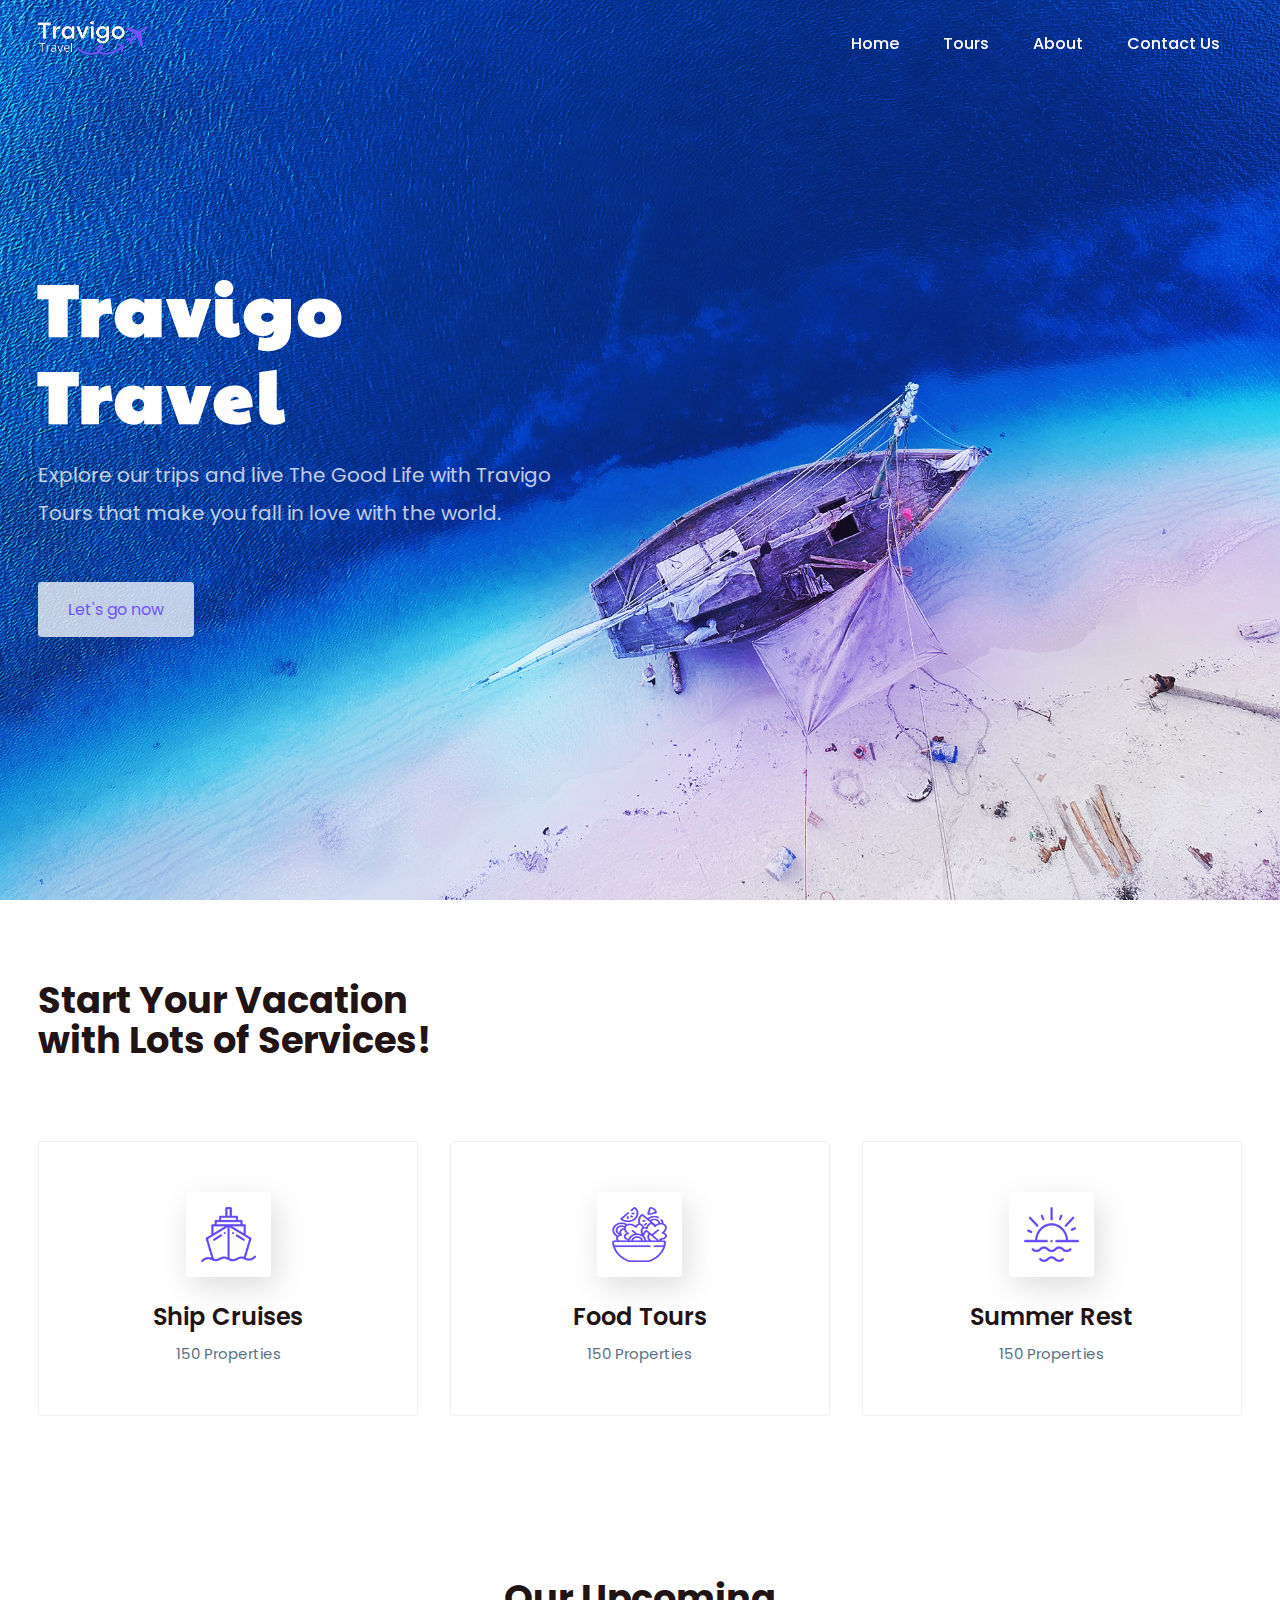
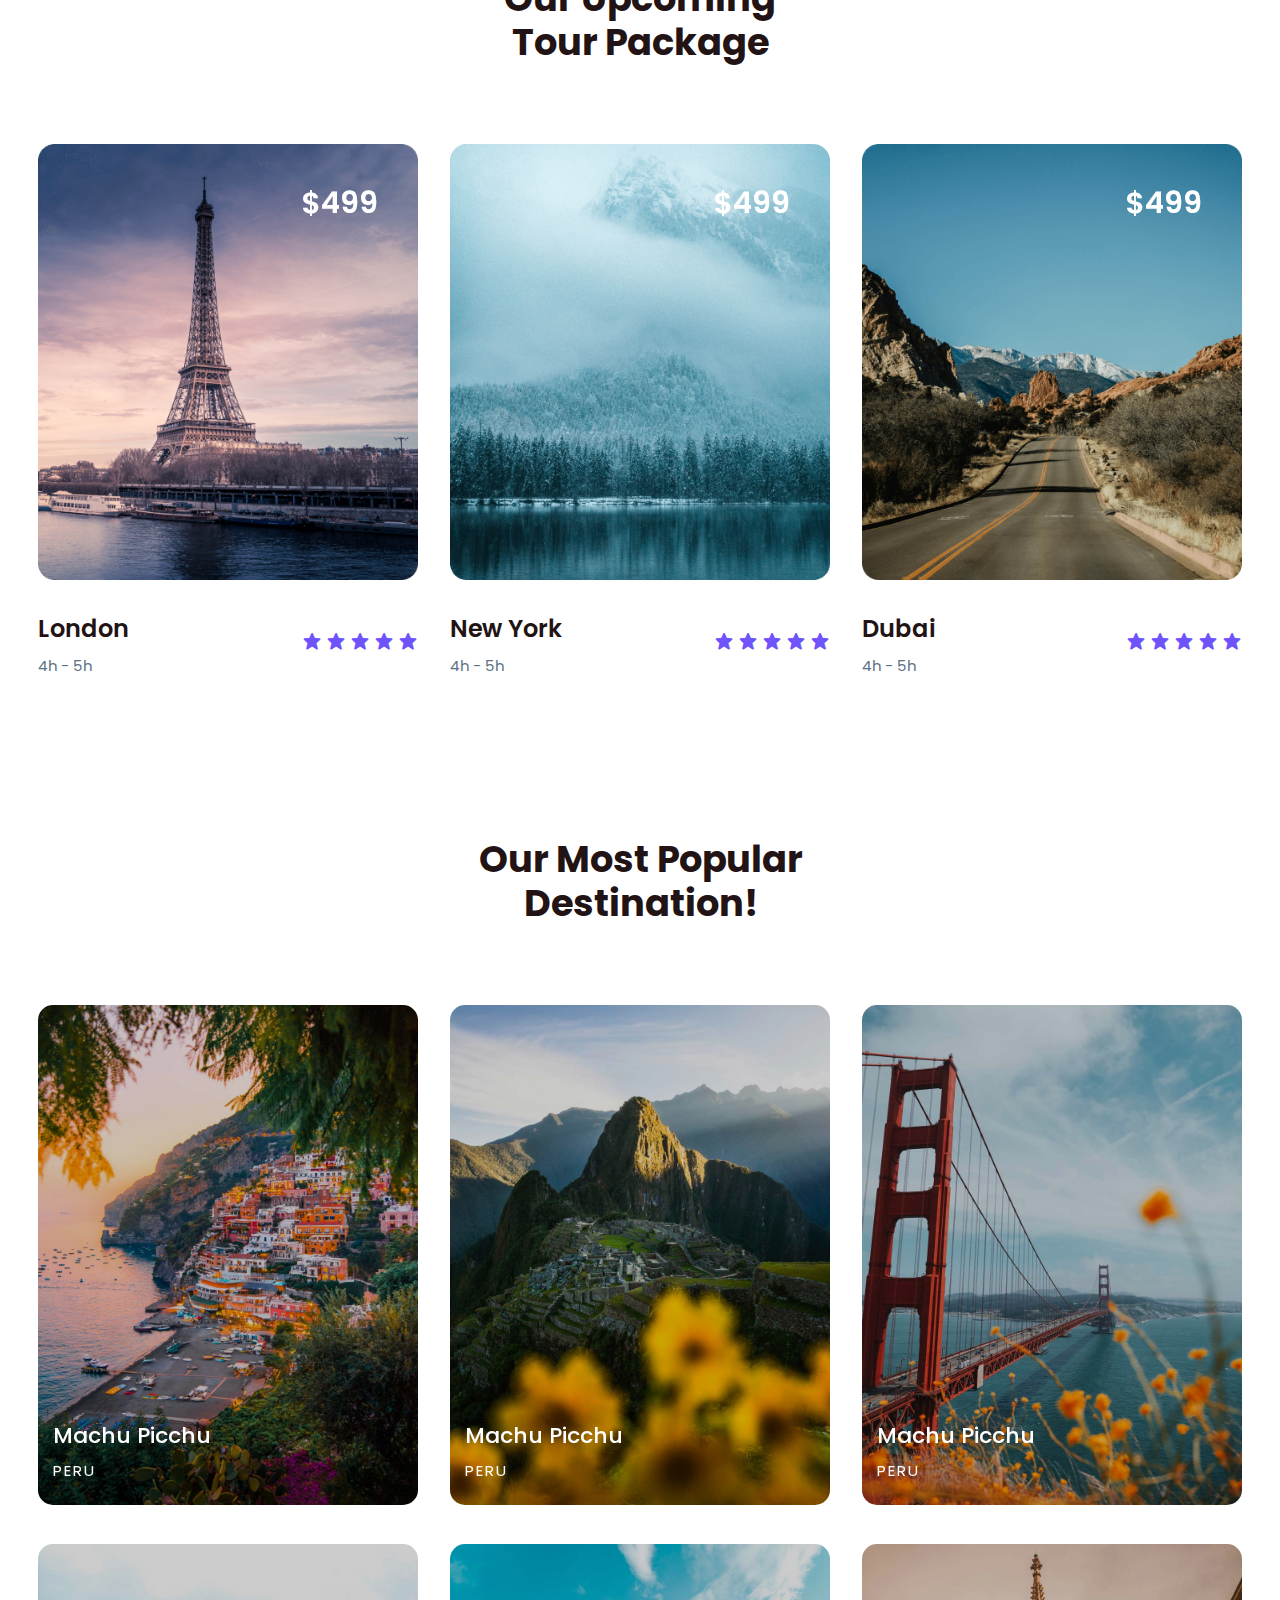
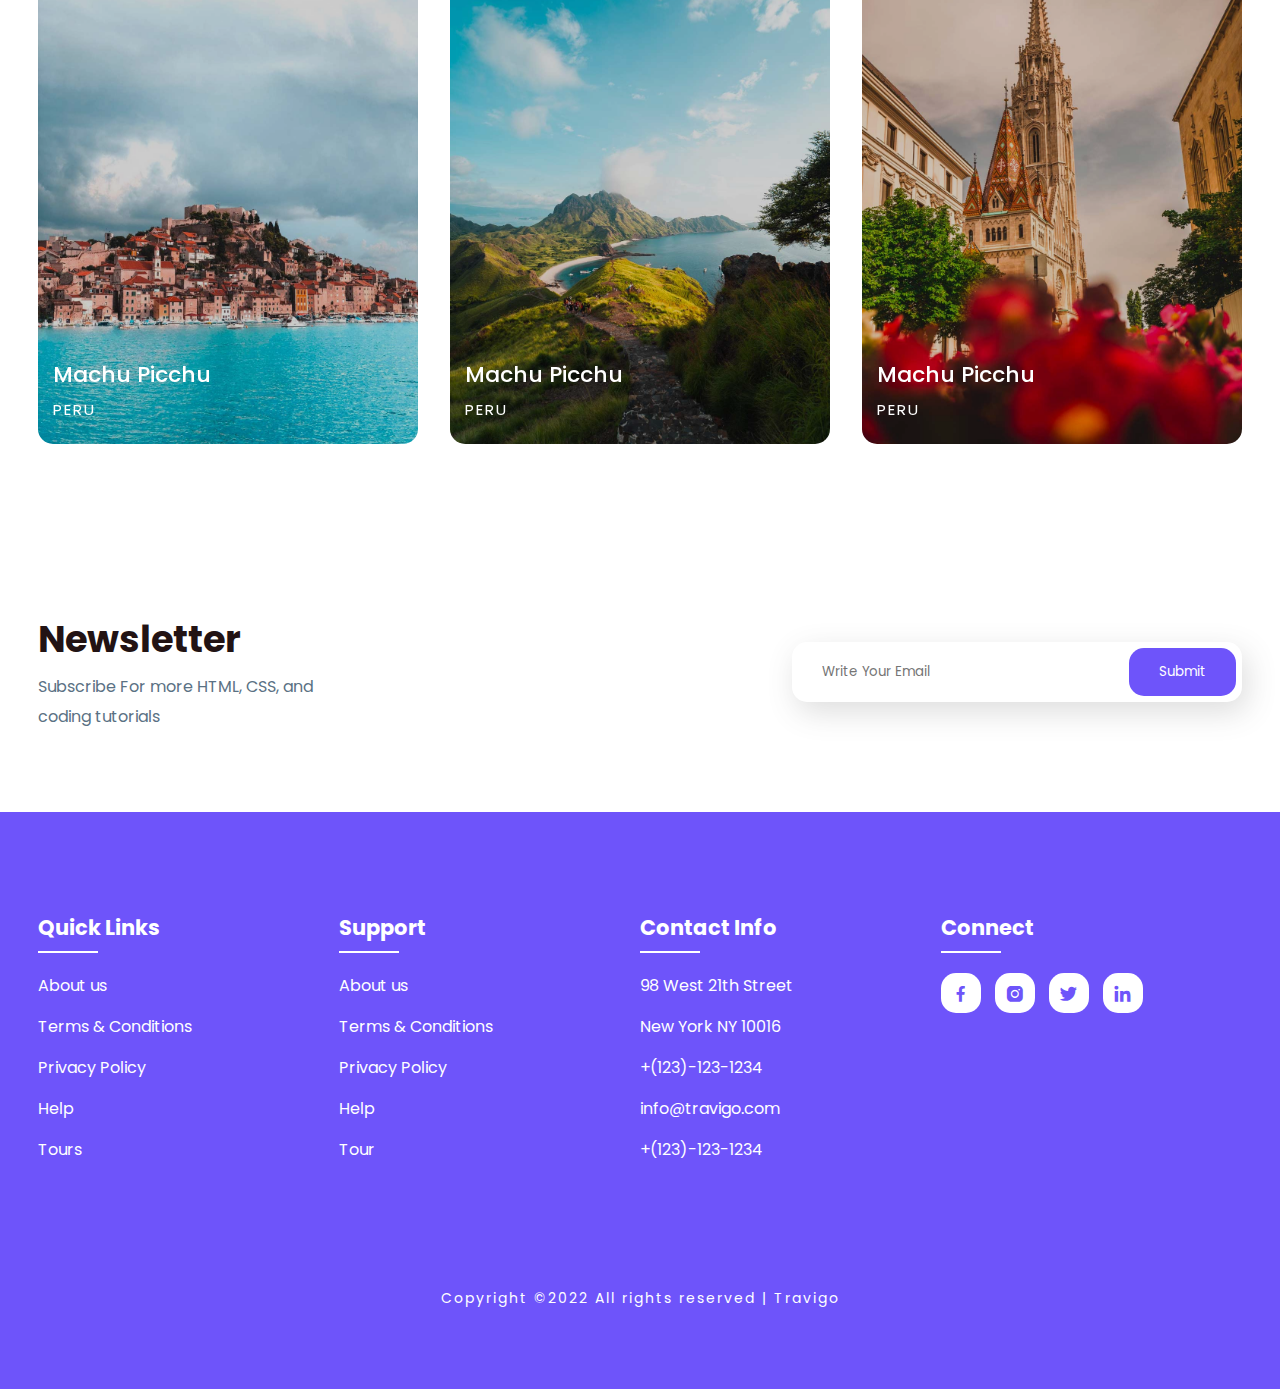
<file: index.html>
<!DOCTYPE html>
<html lang="en">
<head>
	<meta charset="utf-8">
	<meta name="viewport" content="width=device-width, initial-scale=1">
	<meta name="description" content="Trivago - a Travel Agency that make you fall in love with the world, by providing awesome planning tours to outstanding world distinations.">
	<meta name="keywords" content="travel agency online travel agent tours world explore traveling travel honeymoon beaches summer">
	<title>Travigo - Travel for everyone</title>
	<link rel="stylesheet" type="text/css" href="css/style.css">

	<link rel="stylesheet"
  href="https://unpkg.com/boxicons@latest/css/boxicons.min.css">

  <link rel="preconnect" href="https://fonts.googleapis.com">
  <link rel="preconnect" href="https://fonts.gstatic.com" crossorigin>
  <link href="https://fonts.googleapis.com/css2?family=Paytone+One&family=Poppins:wght@100;200;300;400;500;600;700;800;900&display=swap" rel="stylesheet">

</head>
<body>
	<!--header--->
	<header>
		<a href="index.html" class="logo">
			<img src="./img/travigo-png-black2.png" alt="Travigo Logo" width="110px" class="hide-logo" id="black-logo">
			<img src="./img/travigo-png-white2.png" alt="Travigo Logo" width="110px" id="white-logo">
		</a>
		<div class="bx bx-menu" id="menu-icon"></div>

		<ul class="navbar">
			<li><a href="index.html">Home</a></li>
			<li><a href="tours.html">Tours</a></li>
			<li><a href="about.html">About</a></li>
			<li><a href="contact.html">Contact Us</a></li>
		</ul>
	</header>

	<!--Home section--->
	<section class="home" id="home">
		<div class="home-text">
			<h1>Travigo <br> Travel</h1>
			<p>Explore our trips and live The Good Life with Travigo <br> Tours that make you fall in love with the world.</p>
			<a href="#" class="home-btn">Let's go now</a>
		</div>
	</section>

	<!--container--->
	<section class="container">
		<div class="text">
			<h2>Start Your Vacation <br> with Lots of Services!</h2>
		</div>

		<div class="row-items">
			<div class="container-box">
				<div class="container-img">
					<img src="img/trip1.png">
				</div>
				<h4>Ship Cruises</h4>
				<p>150 Properties</p>
			</div>

			<div class="container-box">
				<div class="container-img">
					<img src="img/trip2.png">
				</div>
				<h4>Food Tours</h4>
				<p>150 Properties</p>
			</div>

			<div class="container-box">
				<div class="container-img">
					<img src="img/trip3.png">
				</div>
				<h4>Summer Rest</h4>
				<p>150 Properties</p>
			</div>

		</div>
	</section>

	<!--Package section--->
	<section class="package" id="package">
		<div class="title">
			<h2>Our Upcoming <br> Tour Package</h2>
		</div>

		<div class="package-content">
			<div class="box">
				<div class="thum">
					<img src="img/img1.png">
					<h3>$499</h3>
				</div>

				<div class="dest-content">
					<div class="location">
						<h4>London</h4>
						<p>4h - 5h</p>
					</div>
					<div class="stars">
						<a href="#"><i class='bx bxs-star'></i></a>
						<a href="#"><i class='bx bxs-star'></i></a>
						<a href="#"><i class='bx bxs-star'></i></a>
						<a href="#"><i class='bx bxs-star'></i></a>
						<a href="#"><i class='bx bxs-star'></i></a>
					</div>
				</div>
			</div>

			<div class="box">
				<div class="thum">
					<img src="img/img2.png">
					<h3>$499</h3>
				</div>

				<div class="dest-content">
					<div class="location">
						<h4>New York</h4>
						<p>4h - 5h</p>
					</div>
					<div class="stars">
						<a href="#"><i class='bx bxs-star'></i></a>
						<a href="#"><i class='bx bxs-star'></i></a>
						<a href="#"><i class='bx bxs-star'></i></a>
						<a href="#"><i class='bx bxs-star'></i></a>
						<a href="#"><i class='bx bxs-star'></i></a>
					</div>
				</div>
			</div>

			<div class="box">
				<div class="thum">
					<img src="img/img3.png">
					<h3>$499</h3>
				</div>

				<div class="dest-content">
					<div class="location">
						<h4>Dubai</h4>
						<p>4h - 5h</p>
					</div>
					<div class="stars">
						<a href="#"><i class='bx bxs-star'></i></a>
						<a href="#"><i class='bx bxs-star'></i></a>
						<a href="#"><i class='bx bxs-star'></i></a>
						<a href="#"><i class='bx bxs-star'></i></a>
						<a href="#"><i class='bx bxs-star'></i></a>
					</div>
				</div>
			</div>

		</div>
	</section>

	<!--destination section--->
	<section class="destination" id="destination">
		<div class="title">
			<h2>Our Most Popular <br> Destination!</h2>
		</div>

		<div class="destination-content">
			<div class="col-content">
				<img src="img/img-1.jpg">
				<h5>Machu Picchu</h5>
				<p>PERU</p>
			</div>

			<div class="col-content">
				<img src="img/img-2.jpg">
				<h5>Machu Picchu</h5>
				<p>PERU</p>
			</div>

			<div class="col-content">
				<img src="img/img-3.jpg">
				<h5>Machu Picchu</h5>
				<p>PERU</p>
			</div>

			<div class="col-content">
				<img src="img/img-4.jpg">
				<h5>Machu Picchu</h5>
				<p>PERU</p>
			</div>

			<div class="col-content">
				<img src="img/img-5.jpg">
				<h5>Machu Picchu</h5>
				<p>PERU</p>
			</div>

			<div class="col-content">
				<img src="img/img-6.jpg">
				<h5>Machu Picchu</h5>
				<p>PERU</p>
			</div>

		</div>
	</section>

	<!--Newsletter--->
	<section class="newsletter">
		<div class="news-text">
			<h2>Newsletter</h2>
			<p>Subscribe For more HTML, CSS, and <br> coding tutorials</p>
		</div>

		<div class="send">
			<form>
				<input type="email" placeholder="Write Your Email" required>
				<input type="submit" value="Submit">
			</form>
		</div>
	</section>

	<!--footer--->
	<section id="contact">
		<div class="footer">
			<div class="main">
				<div class="list">
					<h4>Quick Links</h4>
					<ul>
						<li><a href="#">About us</a></li>
						<li><a href="#">Terms & Conditions</a></li>
						<li><a href="#">Privacy Policy</a></li>
						<li><a href="#">Help</a></li>
						<li><a href="#">Tours</a></li>
					</ul>
				</div>

				<div class="list">
					<h4>Support</h4>
					<ul>
						<li><a href="#">About us</a></li>
						<li><a href="#">Terms & Conditions</a></li>
						<li><a href="#">Privacy Policy</a></li>
						<li><a href="#">Help</a></li>
						<li><a href="#">Tour</a></li>
					</ul>
				</div>

				<div class="list">
					<h4>Contact Info</h4>
					<ul>
						<li><a href="#" name="street address">98 West 21th Street</a></li>
						<li><a href="#" name="state address">New York NY 10016</a></li>
						<li><a href="#" name="phone number">+(123)-123-1234</a></li>
						<li><a href="#" name="email">info@travigo.com</a></li>
						<li><a href="#" name="phone number">+(123)-123-1234</a></li>
					</ul>
				</div>

				<div class="list">
					<h4>Connect</h4>
					<div class="social">
						<a href="#" name="facebook"><i class='bx bxl-facebook' ></i></a>
						<a href="#" name="instagram"><i class='bx bxl-instagram-alt' ></i></a>
						<a href="#" name="twitter"><i class='bx bxl-twitter' ></i></a>
						<a href="#" name="linkedin"><i class='bx bxl-linkedin' ></i></a>
					</div>
				</div>
			</div>
		</div>

		<div class="end-text">
			<p>Copyright ©2022 All rights reserved | Travigo</p>
		</div>
	</section>

	<!--link to js--->
	<script type="text/javascript" src="js/script.js"></script>

</body>
</html>
</file>
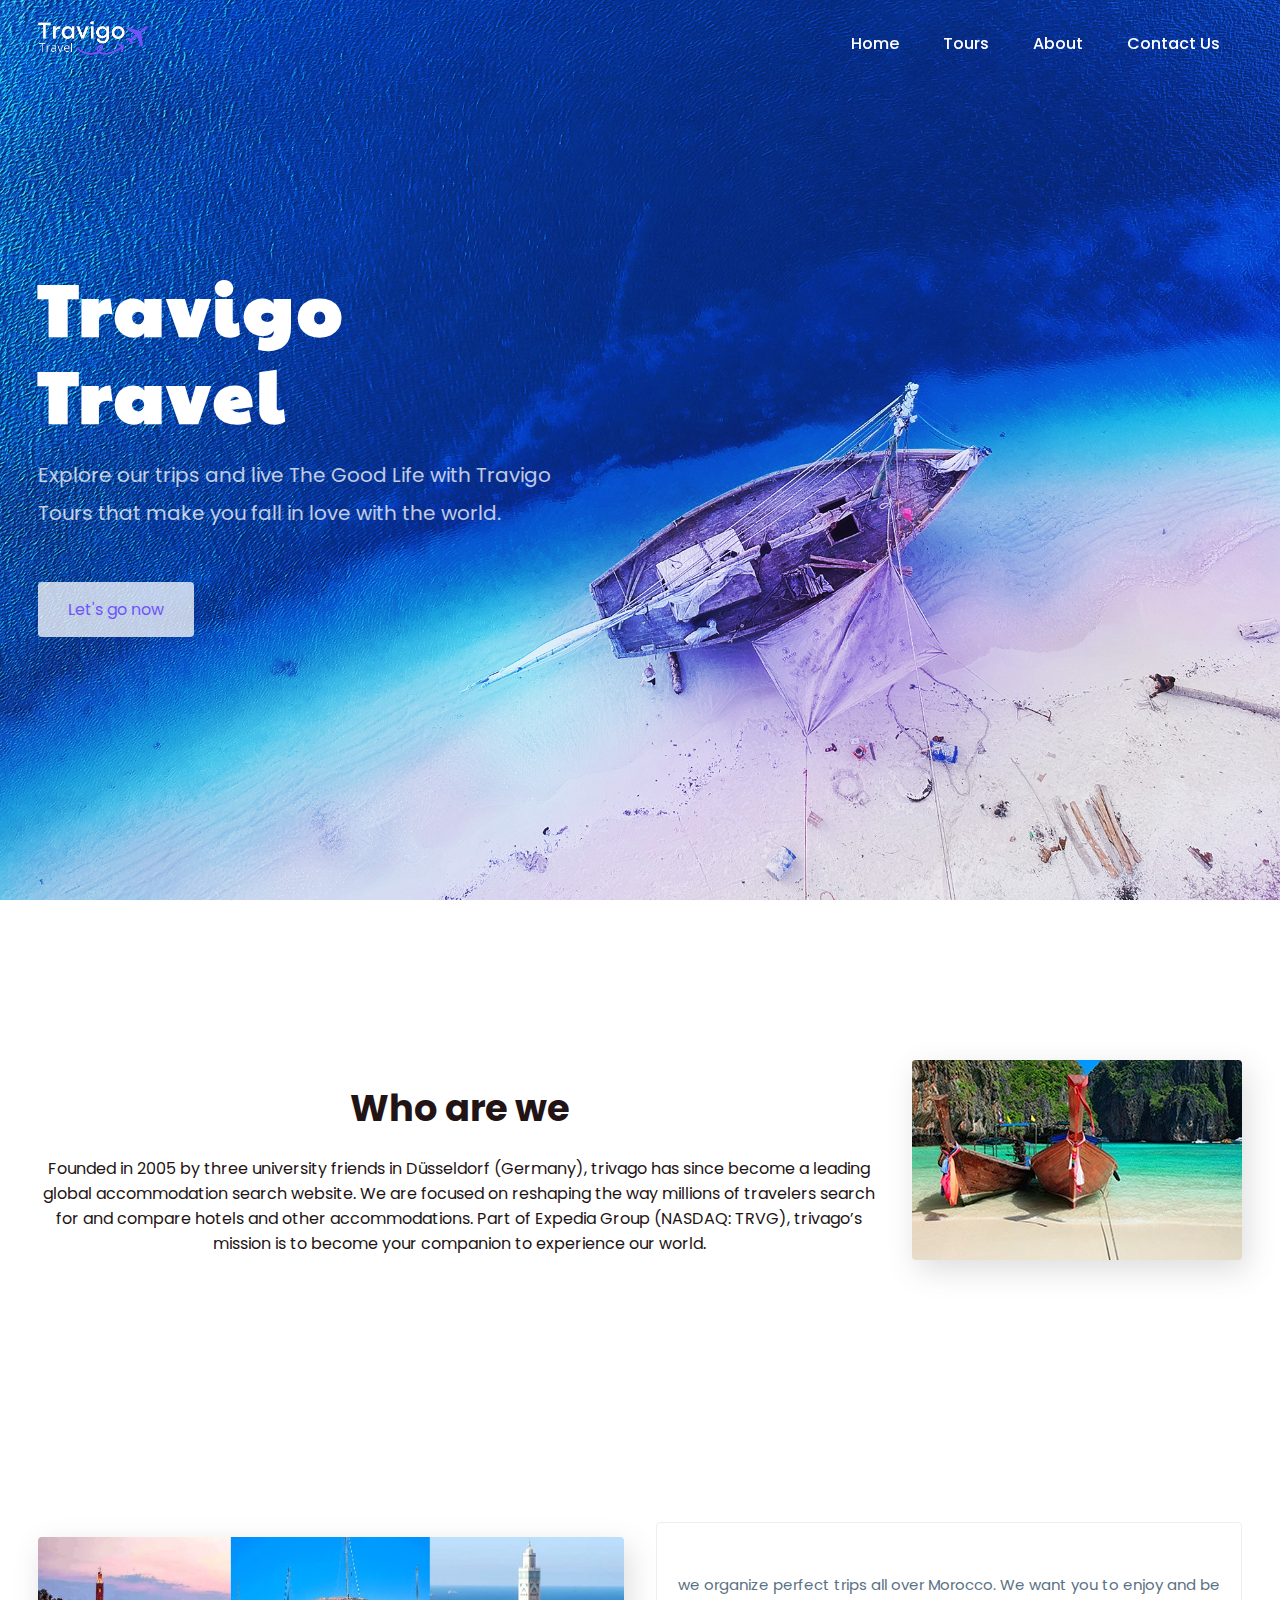
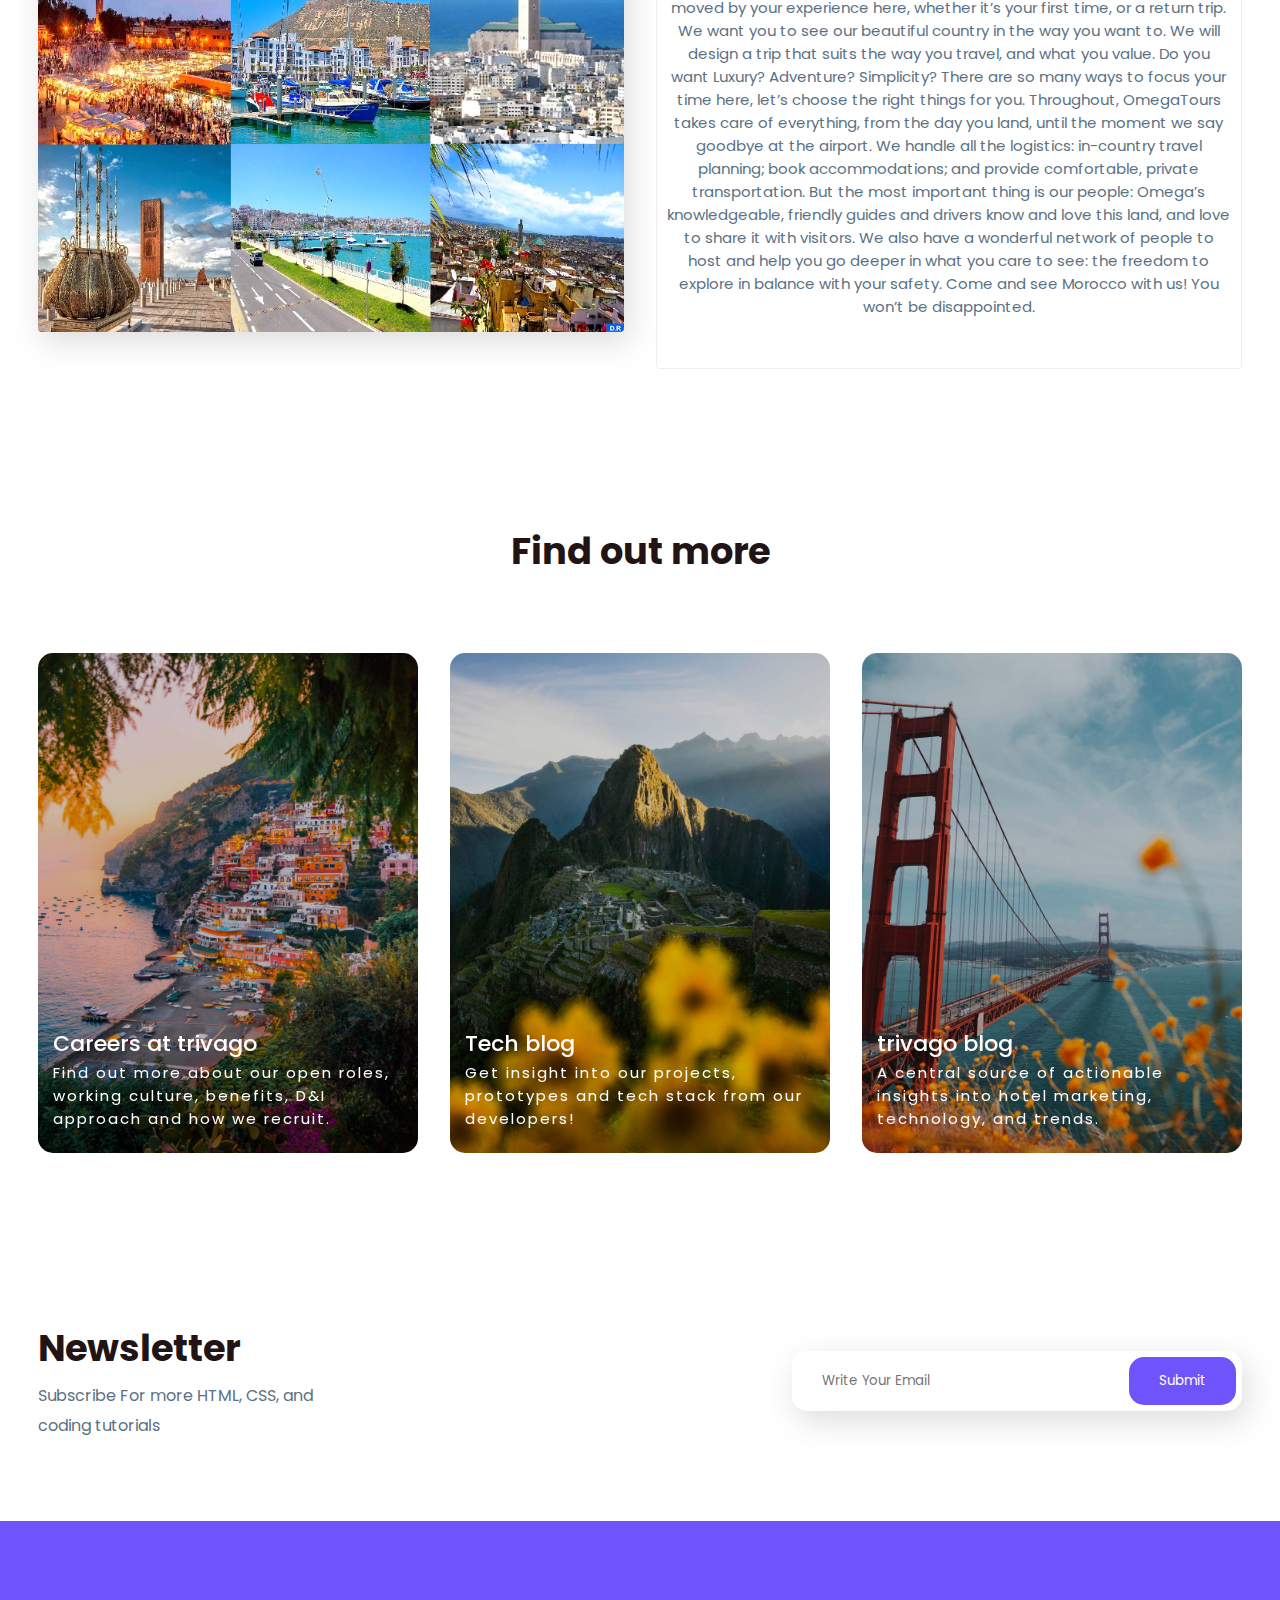
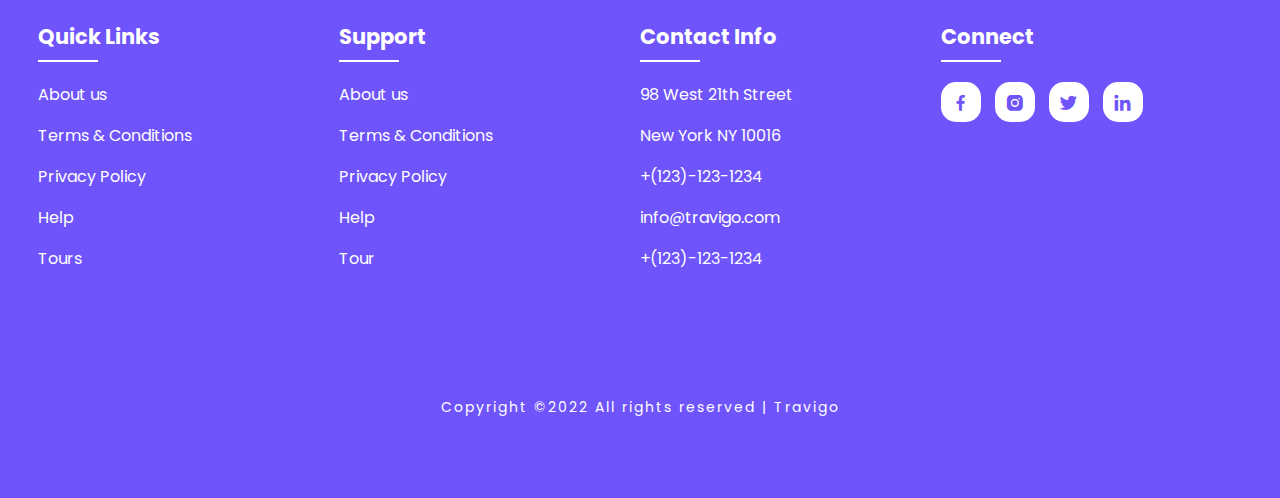
<file: about.html>
<!DOCTYPE html>
<html lang="en">
<head>
	<meta charset="utf-8">
	<meta name="viewport" content="width=device-width, initial-scale=1">
	<meta name="description" content="Trivago - a Travel Agency that make you fall in love with the world, by providing awesome planning tours to outstanding world distinations.">
	<meta name="keywords" content="travel agency online travel agent tours world explore traveling travel honeymoon beaches summer">
	<title>Travigo - Our Story</title>
	<link rel="stylesheet" type="text/css" href="css/style.css">

	<link rel="stylesheet"
  href="https://unpkg.com/boxicons@latest/css/boxicons.min.css">

  <link rel="preconnect" href="https://fonts.googleapis.com">
  <link rel="preconnect" href="https://fonts.gstatic.com" crossorigin>
  <link href="https://fonts.googleapis.com/css2?family=Paytone+One&family=Poppins:wght@100;200;300;400;500;600;700;800;900&display=swap" rel="stylesheet">

</head>
<body>
	<!--header--->
	<header>
		<a href="index.html" class="logo">
			<img src="./img/travigo-png-black2.png" alt="Travigo Logo" width="110px" class="hide-logo" id="black-logo">
			<img src="./img/travigo-png-white2.png" alt="Travigo Logo" width="110px" id="white-logo">
		</a>
		<div class="bx bx-menu" id="menu-icon"></div>

		<ul class="navbar">
			<li><a href="index.html">Home</a></li>
			<li><a href="tours.html">Tours</a></li>
			<li><a href="about.html">About</a></li>
			<li><a href="contact.html">Contact Us</a></li>
		</ul>
	</header>

	<!--Home section--->
	<section class="home" id="home">
		<div class="home-text">
			<h1>Travigo <br> Travel</h1>
			<p>Explore our trips and live The Good Life with Travigo <br> Tours that make you fall in love with the world.</p>
			<a href="#" class="home-btn">Let's go now</a>
		</div>
	</section>

	<!--container--->
	<section class="container">

		<div class="row-items">
			<div class="container">
				
				<div class="title">
					<h2>Who are we</h2>
				</div>
				<br>
				<p>Founded in 2005 by three university friends in Düsseldorf (Germany), trivago has since become a leading global accommodation search website. We are focused on reshaping the way millions of travelers search for and compare hotels and other accommodations. Part of Expedia Group (NASDAQ: TRVG), trivago’s mission is to become your companion to experience our world. </p>
			</div>
			<div class="container-img-b">
				<img src="img/tourism.jpg">
			</div>

		</div>
	</section>

	<!--container--->
	<section class="container">
		<div class="row-items">
			<div class="container-img-b">
				<img src="img/maroc.jpg">
			</div>
			<div class="container-box">
				<p>we organize perfect trips all over Morocco.
					We want you to enjoy and be moved by your experience here, whether it’s your first time, or a return trip.
					
					We want you to see our beautiful country in the way you want to.
					
					We will design a trip that suits the way you travel, and what you value.
					
					Do you want Luxury? Adventure? Simplicity? There are so many ways to focus your time here, let’s choose the right things for you.
					
					Throughout, OmegaTours takes care of everything, from the day you land, until the moment we say goodbye at the airport.
					
					We handle all the logistics: in-country travel planning; book accommodations; and provide comfortable, private transportation.
					
					But the most important thing is our people: Omega’s knowledgeable, friendly guides and drivers know and love this land, and love to share it with visitors.
					
					We also have a wonderful network of people to host and help you go deeper in what you care to see: the freedom to explore in balance with your safety.
					Come and see Morocco with us! You won’t be disappointed. </p>
			</div>
			

		</div>
	</section>

	<!--destination section--->
	<section class="destination" id="destination">
		<div class="title">
			<h2>Find out more</h2>
		</div>

		<div class="destination-content">
			<div class="blog-content">
				<img src="img/img-1.jpg">
				<h5>Careers at trivago</h5>
				<p>Find out more about our open roles, working culture, benefits, D&I approach and how we recruit.</p>
			</div>

			<div class="blog-content">
				<img src="img/img-2.jpg">
				<h5>Tech blog</h5>
				<p>Get insight into our projects, prototypes and tech stack from our developers!</p>
			</div>

			<div class="blog-content">
				<img src="img/img-3.jpg">
				<h5>trivago blog</h5>
				<p>A central source of actionable insights into hotel marketing, technology, and trends.</p>
			</div>

		</div>
	</section>

	<!--Newsletter--->
	<section class="newsletter">
		<div class="news-text">
			<h2>Newsletter</h2>
			<p>Subscribe For more HTML, CSS, and <br> coding tutorials</p>
		</div>

		<div class="send">
			<form>
				<input type="email" placeholder="Write Your Email" required>
				<input type="submit" value="Submit">
			</form>
		</div>
	</section>

	<!--footer--->
	<section id="contact">
		<div class="footer">
			<div class="main">
				<div class="list">
					<h4>Quick Links</h4>
					<ul>
						<li><a href="#">About us</a></li>
						<li><a href="#">Terms & Conditions</a></li>
						<li><a href="#">Privacy Policy</a></li>
						<li><a href="#">Help</a></li>
						<li><a href="#">Tours</a></li>
					</ul>
				</div>

				<div class="list">
					<h4>Support</h4>
					<ul>
						<li><a href="#">About us</a></li>
						<li><a href="#">Terms & Conditions</a></li>
						<li><a href="#">Privacy Policy</a></li>
						<li><a href="#">Help</a></li>
						<li><a href="#">Tour</a></li>
					</ul>
				</div>

				<div class="list">
					<h4>Contact Info</h4>
					<ul>
						<li><a href="#">98 West 21th Street</a></li>
						<li><a href="#">New York NY 10016</a></li>
						<li><a href="#">+(123)-123-1234</a></li>
						<li><a href="#">info@travigo.com</a></li>
						<li><a href="#">+(123)-123-1234</a></li>
					</ul>
				</div>

				<div class="list">
					<h4>Connect</h4>
					<div class="social">
						<a href="#"><i class='bx bxl-facebook' ></i></a>
						<a href="#"><i class='bx bxl-instagram-alt' ></i></a>
						<a href="#"><i class='bx bxl-twitter' ></i></a>
						<a href="#"><i class='bx bxl-linkedin' ></i></a>
					</div>
				</div>
			</div>
		</div>

		<div class="end-text">
			<p>Copyright ©2022 All rights reserved | Travigo</p>
		</div>
	</section>

	<!--link to js--->
	<script type="text/javascript" src="js/script.js"></script>

</body>
</html>
</file>
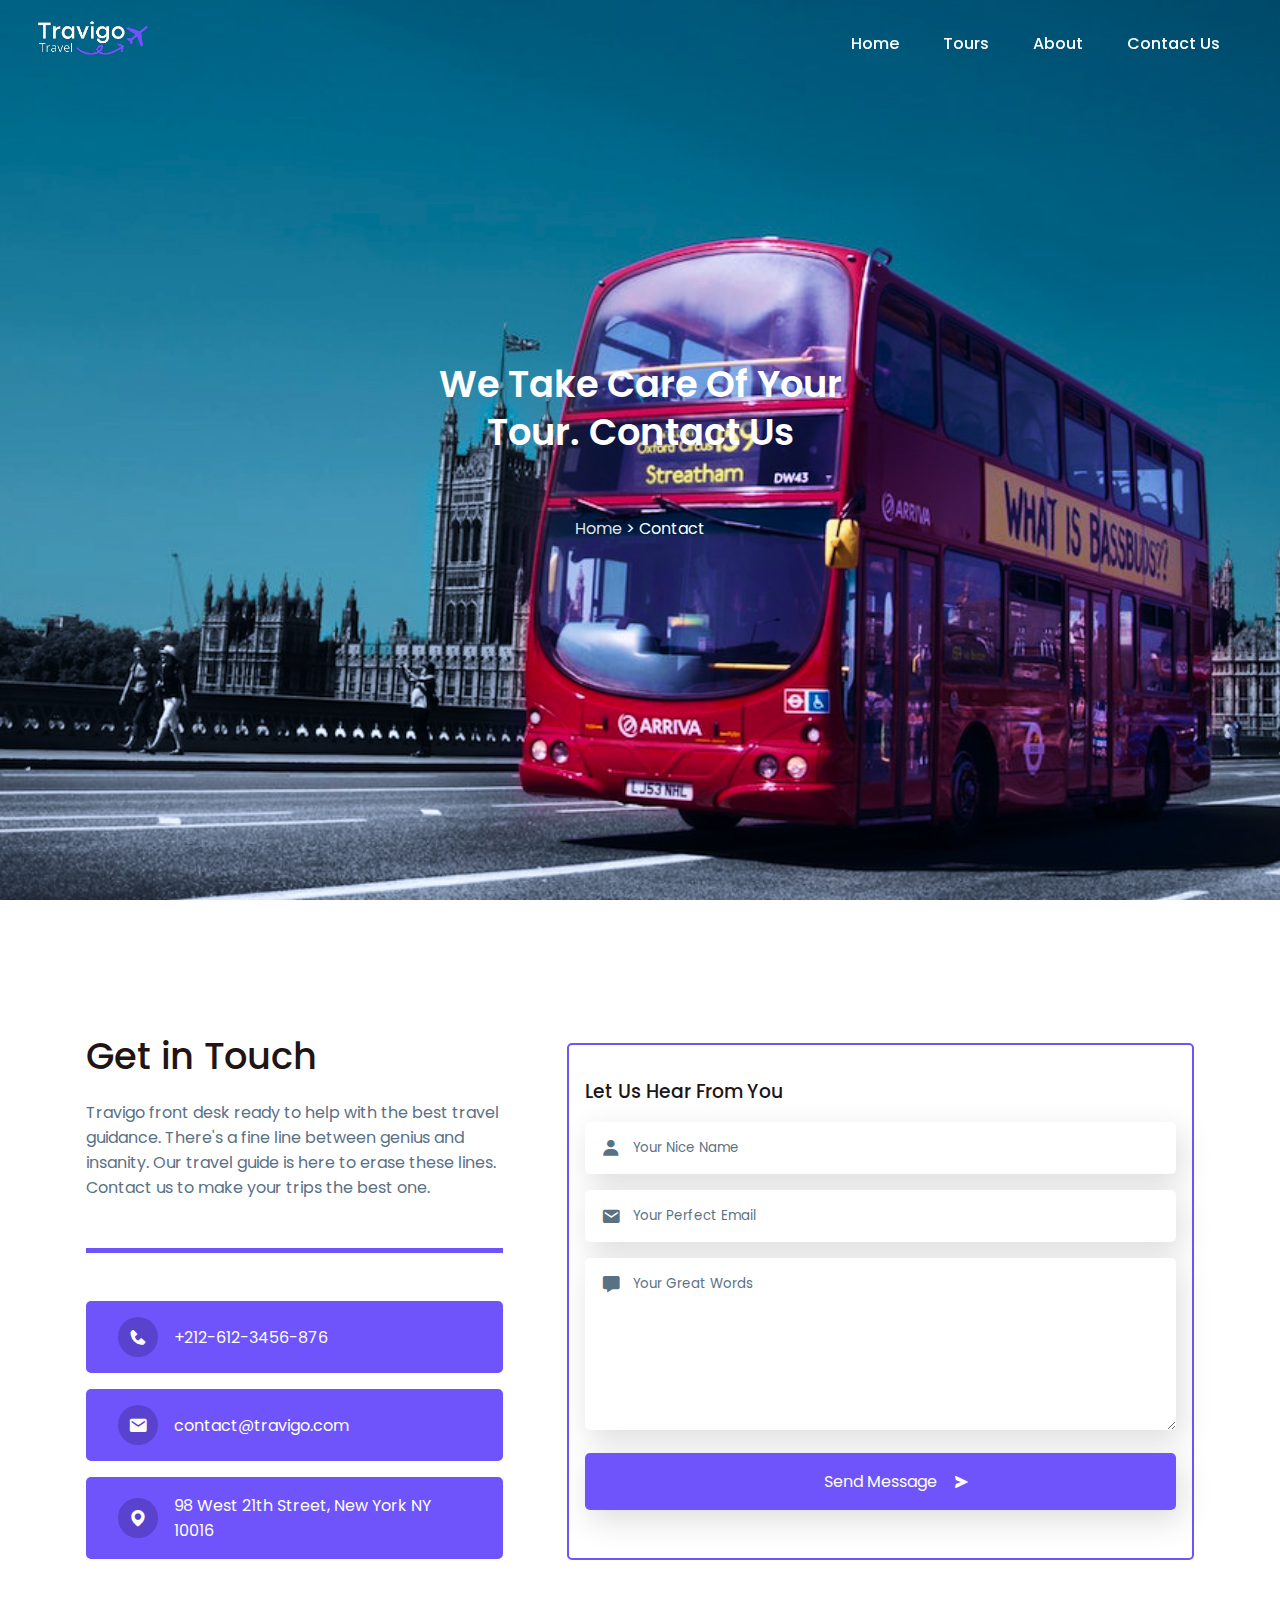
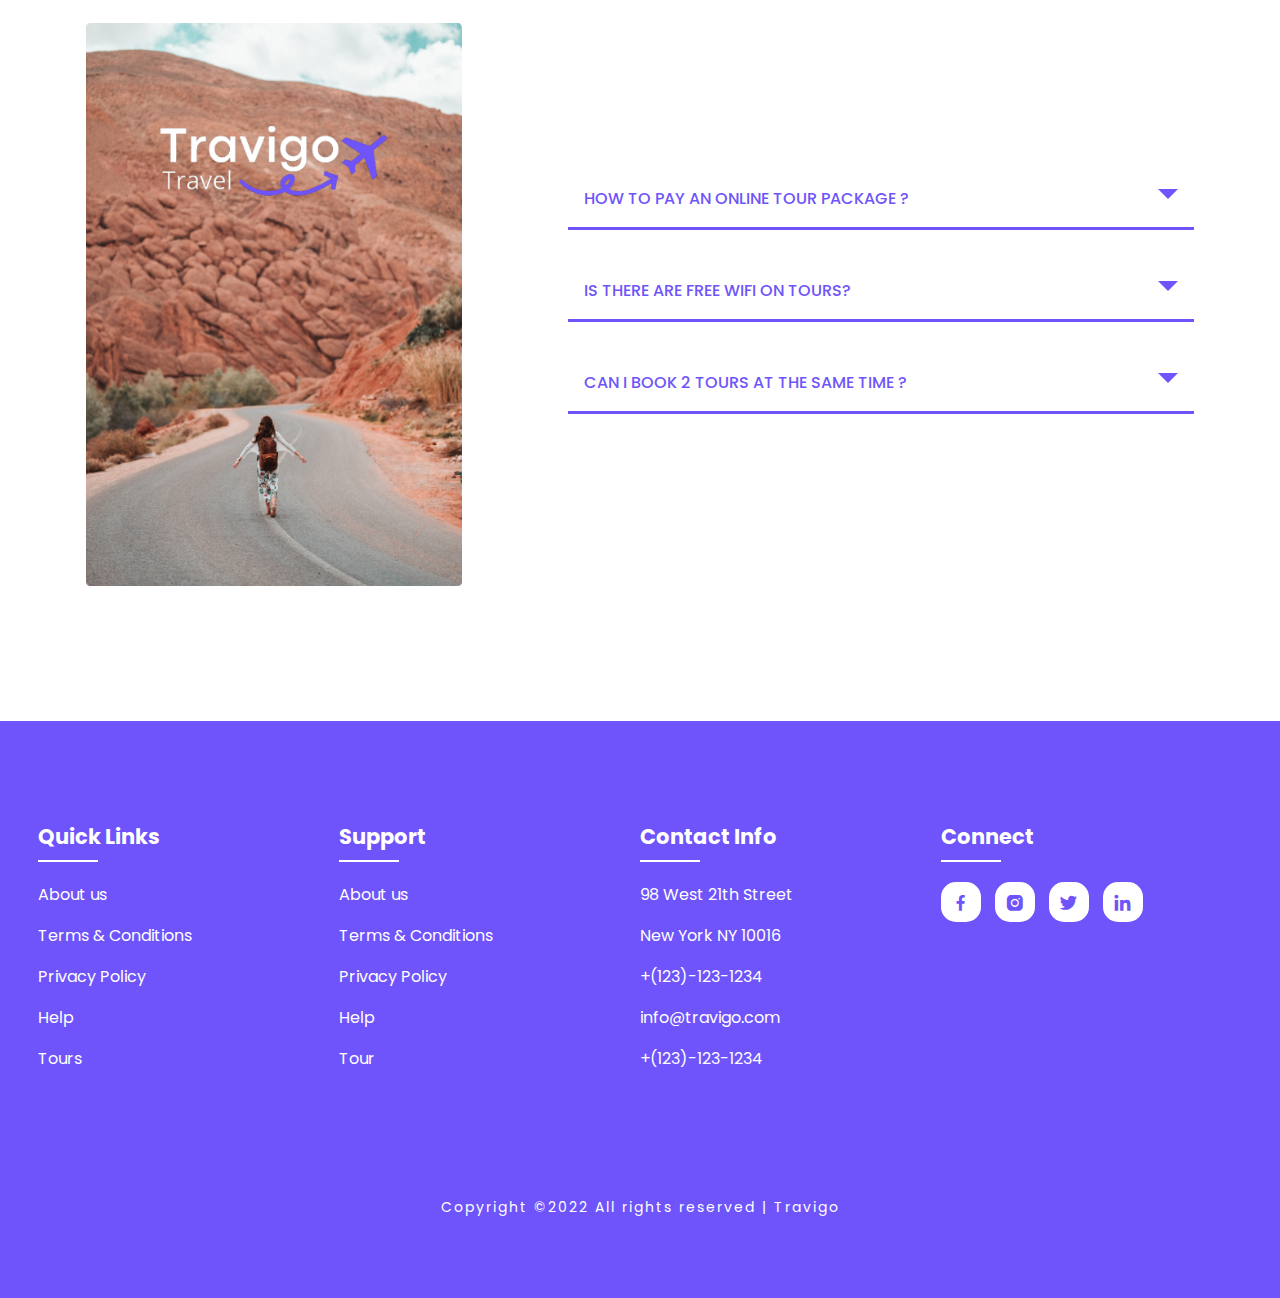
<file: contact.html>
<!DOCTYPE html>
<html lang="en">
<head>
	<meta charset="utf-8">
	<meta name="viewport" content="width=device-width, initial-scale=1">
	<meta name="description" content="Trivago - a Travel Agency that make you fall in love with the world, by providing awesome planning tours to outstanding world distinations.">
	<meta name="keywords" content="travel agency online travel agent tours world explore traveling travel honeymoon beaches summer">
	<title>Travigo - Contact Us</title>
	<link rel="stylesheet" type="text/css" href="css/style.css">
	<link rel="stylesheet" href="css/temp.css">

	<link rel="stylesheet"
  href="https://unpkg.com/boxicons@latest/css/boxicons.min.css">

  <link rel="preconnect" href="https://fonts.googleapis.com">
  <link rel="preconnect" href="https://fonts.gstatic.com" crossorigin>
  <link href="https://fonts.googleapis.com/css2?family=Paytone+One&family=Poppins:wght@100;200;300;400;500;600;700;800;900&display=swap" rel="stylesheet">

</head>
<body>
	<!--header--->
	<header>
		<a href="index.html" class="logo">
			<img src="./img/travigo-png-black2.png" alt="Travigo Logo" width="110px" class="hide-logo" id="black-logo">
			<img src="./img/travigo-png-white2.png" alt="Travigo Logo" width="110px" id="white-logo">
		</a>
		<div class="bx bx-menu" id="menu-icon"></div>

		<ul class="navbar">
			<li><a href="index.html">Home</a></li>
			<li><a href="tours.html">Tours</a></li>
			<li><a href="about.html">About</a></li>
			<li><a href="contact.html">Contact Us</a></li>
		</ul>
	</header>

	<!-- hero section -->
    <section class="home contact">
        <div class="text">
            <h2>We Take Care Of Your<br>Tour. Contact Us</h2>
            <p><a href="index.html">Home</a> > Contact</p>
        </div>
    </section>

	<!-- contact section -->
	<section class="contact-section">
		<div class="contact-info-form">
			<div class="contact-info">
				<h2>Get in Touch</h2>
				<p>Travigo front desk ready to help with the best travel guidance. There's a fine line between genius and insanity. Our travel guide is here to erase these lines. Contact us to make your trips the best one.</p>
				<hr>
				<div class="info tel">
					<div class="circle">
						<i class="bx bxs-phone"></i>
					</div>
					<p>+212-612-3456-876</p>
				</div>
				<div class="info tel">
					<div class="circle">
						<i class='bx bxs-envelope' ></i>
					</div>
					<p>contact@travigo.com</p>
				</div>
				<div class="info tel">
					<div class="circle">
						<i class="bx bxs-map"></i>
					</div>
					<p>98 West 21th Street, New York NY 10016</p>
				</div>
			</div>
			<div class="contact-form">
				<h3>Let Us Hear From You</h3>
				<form method="post">
					<div class="field">
						<input type="text" name="name" id="name" placeholder="Your Nice Name">
						<i class='bx bxs-user'></i>
					</div>
					<div class="field">
						<input type="email" name="email" id="email" placeholder="Your Perfect Email">
						<i class='bx bxs-envelope'></i>
					</div>
					<div class="field">
						<textarea name="message" id="message" cols="30" rows="7" placeholder="Your Great Words"></textarea>
						<i class='bx bxs-message'></i>
					</div>
					<button>Send Message <i class="bx bxs-send"></i></button>
				</form>
			</div>
		</div>
		<div class="img-accordion">
			<div class="contact-img">
				<img src="./img/contact-img.jpg" alt="mountain view from south east morocco with Tavigo logo on it">
			</div>
			<div class="contact-accordion">
				<div class="acc-item">
					<input type="radio" name="accordion" id="one">
					<label for="one">HOW TO PAY AN ONLINE TOUR PACKAGE ?</label>
					<p class="acc-text">
						Integer velit purus, faucibus sit amet efficitur iaculis, molestie ut est. Phasellus in aliquam nulla, non aliquam lacus. Nullam ves tibulum vulputate nulla vel gravida. Nam consequat, dui quis.
					</p>
				</div>
				<div class="acc-item">
					<input type="radio" name="accordion" id="two">
					<label for="two">IS THERE ARE FREE WIFI ON TOURS?</label>
					<p class="acc-text">
						Integer velit purus, faucibus sit amet efficitur iaculis, molestie ut est. Phasellus in aliquam nulla, non aliquam lacus. Nullam ves tibulum vulputate nulla vel gravida. Nam consequat, dui quis.
					</p>
				</div>
				<div class="acc-item">
					<input type="radio" name="accordion" id="three">
					<label for="three">CAN I BOOK 2 TOURS AT THE SAME TIME ?</label>
					<p class="acc-text">
						Integer velit purus, faucibus sit amet efficitur iaculis, molestie ut est. Phasellus in aliquam nulla, non aliquam lacus. Nullam ves tibulum vulputate nulla vel gravida. Nam consequat, dui quis.
					</p>
				</div>
			</div>
		</div>
	</section>

	<!--footer--->
	<section id="contact">
		<div class="footer">
			<div class="main">
				<div class="list">
					<h4>Quick Links</h4>
					<ul>
						<li><a href="#">About us</a></li>
						<li><a href="#">Terms & Conditions</a></li>
						<li><a href="#">Privacy Policy</a></li>
						<li><a href="#">Help</a></li>
						<li><a href="#">Tours</a></li>
					</ul>
				</div>

				<div class="list">
					<h4>Support</h4>
					<ul>
						<li><a href="#">About us</a></li>
						<li><a href="#">Terms & Conditions</a></li>
						<li><a href="#">Privacy Policy</a></li>
						<li><a href="#">Help</a></li>
						<li><a href="#">Tour</a></li>
					</ul>
				</div>

				<div class="list">
					<h4>Contact Info</h4>
					<ul>
						<li><a href="#">98 West 21th Street</a></li>
						<li><a href="#">New York NY 10016</a></li>
						<li><a href="#">+(123)-123-1234</a></li>
						<li><a href="#">info@travigo.com</a></li>
						<li><a href="#">+(123)-123-1234</a></li>
					</ul>
				</div>

				<div class="list">
					<h4>Connect</h4>
					<div class="social">
						<a href="#"><i class='bx bxl-facebook' ></i></a>
						<a href="#"><i class='bx bxl-instagram-alt' ></i></a>
						<a href="#"><i class='bx bxl-twitter' ></i></a>
						<a href="#"><i class='bx bxl-linkedin' ></i></a>
					</div>
				</div>
			</div>
		</div>

		<div class="end-text">
			<p>Copyright ©2022 All rights reserved | Travigo</p>
		</div>
	</section>

	<!--link to js--->
	<script type="text/javascript" src="js/script.js"></script>

</body>
</html>
</file>
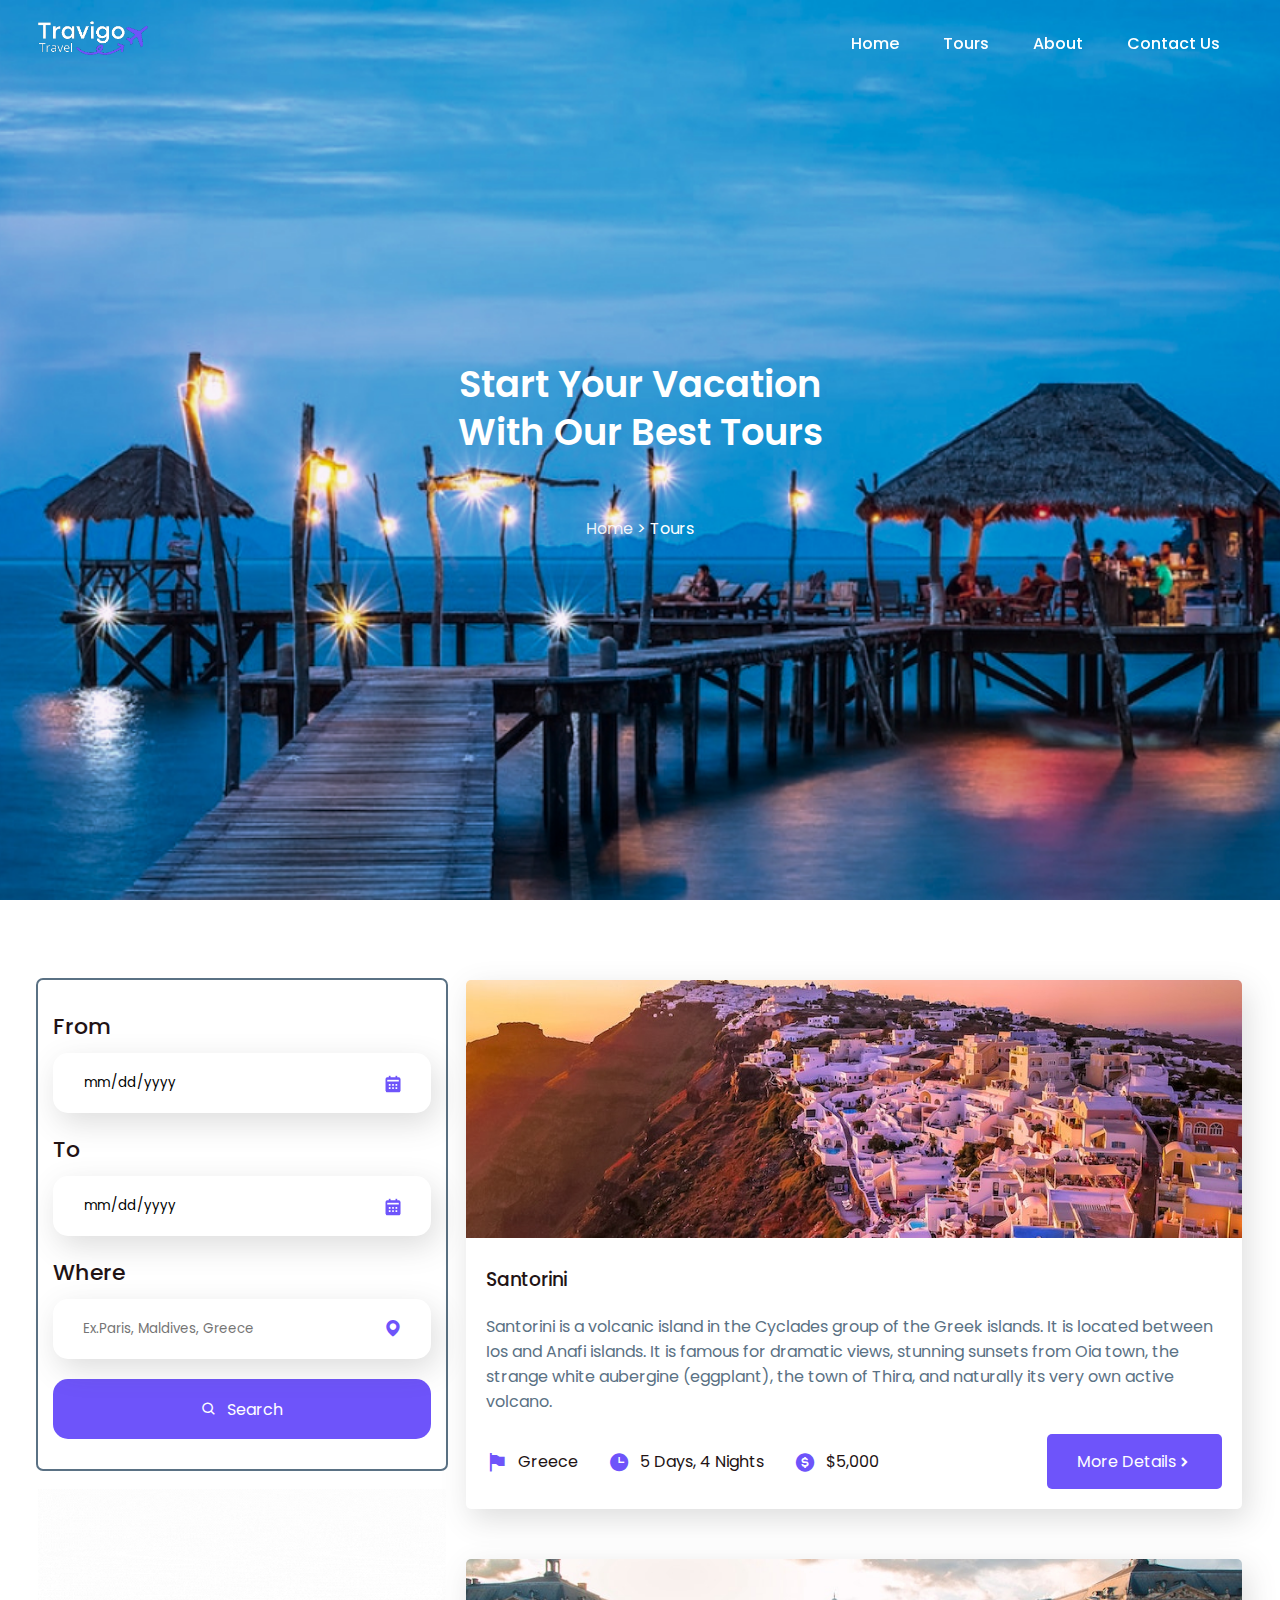
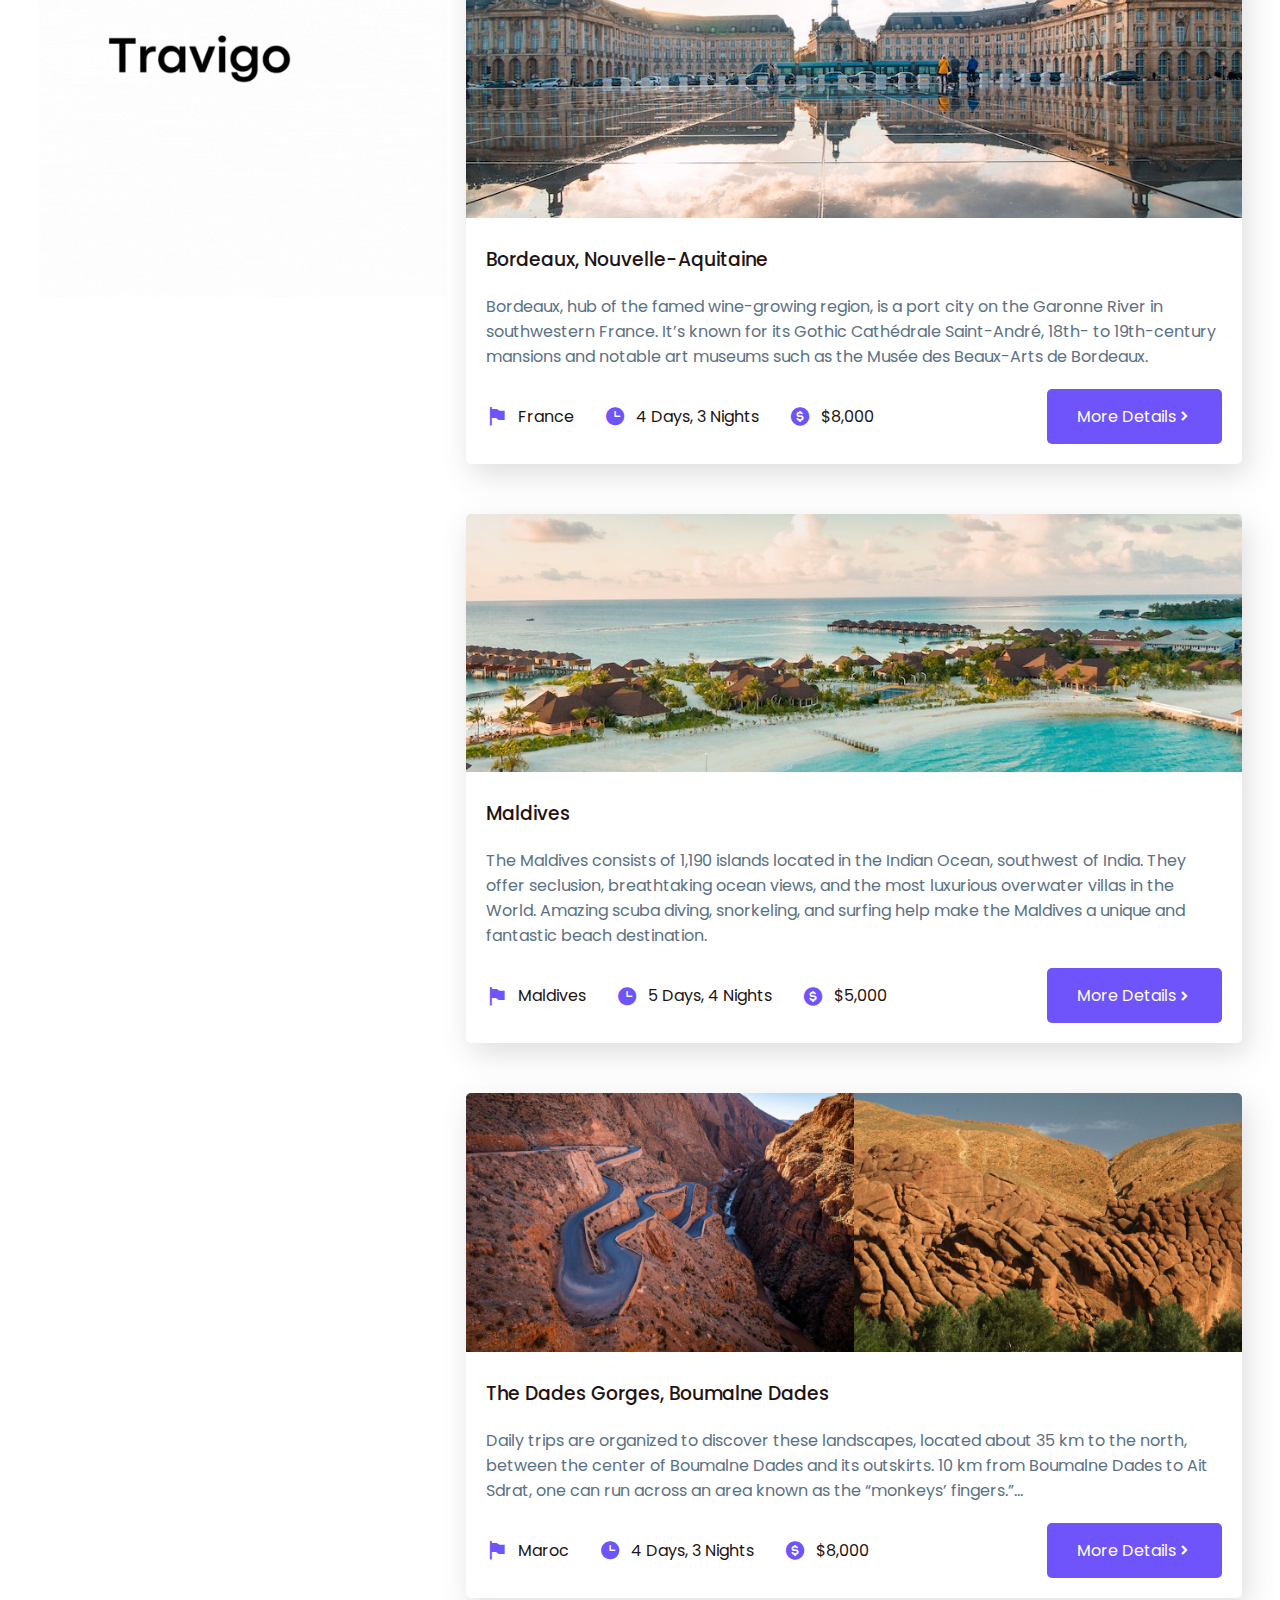
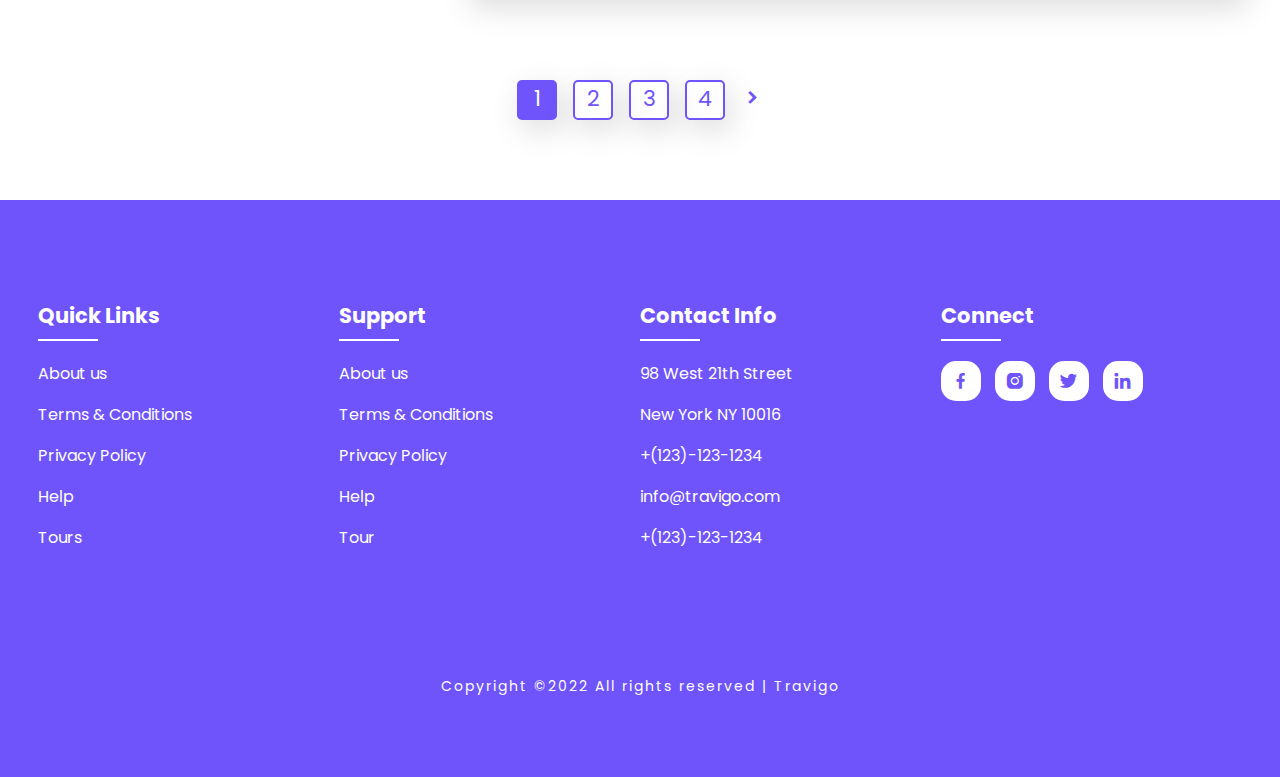
<file: tours.html>
<!DOCTYPE html>
<html lang="en">
<head>
	<meta charset="utf-8">
	<meta name="viewport" content="width=device-width, initial-scale=1">
	<meta name="description" content="Trivago - a Travel Agency that make you fall in love with the world, by providing awesome planning tours to outstanding world distinations.">
	<meta name="keywords" content="travel agency online travel agent tours world explore traveling travel honeymoon beaches summer">
	<title>Travigo - Our Special Tours</title>
	<link rel="stylesheet" type="text/css" href="css/style.css">
	<link rel="stylesheet" type="text/css" href="css/temp.css">

	<link rel="stylesheet"
  href="https://unpkg.com/boxicons@latest/css/boxicons.min.css">

  <link rel="preconnect" href="https://fonts.googleapis.com">
  <link rel="preconnect" href="https://fonts.gstatic.com" crossorigin>
  <link href="https://fonts.googleapis.com/css2?family=Paytone+One&family=Poppins:wght@100;200;300;400;500;600;700;800;900&display=swap" rel="stylesheet">

</head>
<body>
	<!--header--->
	<header>
		<a href="index.html" class="logo">
			<img src="./img/travigo-png-black2.png" alt="Travigo Logo" width="110px" class="hide-logo" id="black-logo">
			<img src="./img/travigo-png-white2.png" alt="Travigo Logo" width="110px" id="white-logo">
		</a>
		<div class="bx bx-menu" id="menu-icon"></div>

		<ul class="navbar">
			<li><a href="index.html">Home</a></li>
			<li><a href="tours.html">Tours</a></li>
			<li><a href="about.html">About</a></li>
			<li><a href="contact.html">Contact Us</a></li>
		</ul>
	</header>

    <!-- hero section -->
    <section class="home tours">
        <div class="text">
            <h2>Start Your Vacation<br>With Our Best Tours</h2>
            <p><a href="index.html">Home</a> > Tours</p>
        </div>
    </section>

    <!-- tours section -->
    <section class="tours-section">
        <div class="tours-grid">
            <div class="column-1">
				<div class="search-box">
					<form method="post">
						<div class="input-field">
							<label for="start-day">from</label>
							<input type="date" name="start-day" id="start-day">
							<!-- <i class='bx bxs-calendar'></i> -->
						</div>
						<div class="input-field">
							<label for="return-day">to</label>
							<input type="date" name="return-day" id="return-day">
							<!-- <i class='bx bxs-calendar'></i> -->
						</div>
						<div class="input-field">
							<label for="destination">where</label>
							<input type="text" name="destination" id="destination" placeholder="Ex.Paris, Maldives, Greece">
							<i class='bx bxs-map'></i>
						</div>
						<div class="search">
							<button><i class='bx bx-search'></i>search</button>
						</div>
					</form>
				</div>
				<img src="./img/travigo-gif.gif" alt="Travigo Logo Animated Gif" width="100%">
			</div>
			<div class="column-2">
				<!-- tour -->
				<div class="tour-box">
					<img src="./img/tours/1.jpg" alt="Picture of Satorini City in Greece" width="100%">
					<div class="box-text">
						<h3>Santorini</h3>
						<p class="description">
							Santorini is a volcanic island in the Cyclades group of the Greek islands. It is located between Ios and Anafi islands. It is famous for dramatic views, stunning sunsets from Oia town, the strange white aubergine (eggplant), the town of Thira, and naturally its very own active volcano.
						</p>
						<div class="tour-box-footer">
							<div class="tour-info">
								<div class="country">
									<i class='bx bxs-flag-alt'></i>
									Greece
								</div>
								<div class="duration">
									<i class='bx bxs-time'></i>
									5 Days, 4 Nights
								</div>
								<div class="price">
									<i class='bx bxs-dollar-circle'></i>
									$5,000
								</div>
							</div>
							<button>More Details<i class="bx bxs-chevron-right"></i></button>
						</div>
					</div>
				</div>
				<!-- tour -->
				<div class="tour-box">
					<img src="./img/tours/2.jpg" alt="Picture of Bordeaux, Nouvelle-Aquitaine City in France" width="100%">
					<div class="box-text">
						<h3>Bordeaux, Nouvelle-Aquitaine</h3>
						<p class="description">
							Bordeaux, hub of the famed wine-growing region, is a port city on the Garonne River in southwestern France. It’s known for its Gothic Cathédrale Saint-André, 18th- to 19th-century mansions and notable art museums such as the Musée des Beaux-Arts de Bordeaux.
						</p>
						<div class="tour-box-footer">
							<div class="tour-info">
								<div class="country">
									<i class='bx bxs-flag-alt'></i>
									France
								</div>
								<div class="duration">
									<i class='bx bxs-time'></i>
									4 Days, 3 Nights
								</div>
								<div class="price">
									<i class='bx bxs-dollar-circle'></i>
									$8,000
								</div>
							</div>
							<button>More Details<i class="bx bxs-chevron-right"></i></button>
						</div>
					</div>
				</div>
				<!-- tour -->
				<div class="tour-box">
					<img src="./img/tours/3.jpg" alt="Picture of Maldives" width="100%">
					<div class="box-text">
						<h3>Maldives</h3>
						<p class="description">
							The Maldives consists of 1,190 islands located in the Indian Ocean, southwest of India. They offer seclusion, breathtaking ocean views, and the most luxurious overwater villas in the World. Amazing scuba diving, snorkeling, and surfing help make the Maldives a unique and fantastic beach destination.
						</p>
						<div class="tour-box-footer">
							<div class="tour-info">
								<div class="country">
									<i class='bx bxs-flag-alt'></i>
									Maldives
								</div>
								<div class="duration">
									<i class='bx bxs-time'></i>
									5 Days, 4 Nights
								</div>
								<div class="price">
									<i class='bx bxs-dollar-circle'></i>
									$5,000
								</div>
							</div>
							<button>More Details<i class="bx bxs-chevron-right"></i></button>
						</div>
					</div>
				</div>
				<!-- tour -->
				<div class="tour-box">
					<img src="./img/tours/4.jpg" alt="Picture of The Dades Gorges, Boumalne Dades City in Morocco" width="100%">
					<div class="box-text">
						<h3>The Dades Gorges, Boumalne Dades</h3>
						<p class="description">
							Daily trips are organized to discover these landscapes, located about 35 km to the north, between the center of Boumalne Dades and its outskirts. 10 km from Boumalne Dades to Ait Sdrat, one can run across an area known as the “monkeys’ fingers.”...
						</p>
						<div class="tour-box-footer">
							<div class="tour-info">
								<div class="country">
									<i class='bx bxs-flag-alt'></i>
									Maroc
								</div>
								<div class="duration">
									<i class='bx bxs-time'></i>
									4 Days, 3 Nights
								</div>
								<div class="price">
									<i class='bx bxs-dollar-circle'></i>
									$8,000
								</div>
							</div>
							<button>More Details<i class="bx bxs-chevron-right"></i></button>
						</div>
					</div>
				</div>
			</div>
        </div>
		<div class="pages">
			<a href="#" class="active">1</a>
			<a href="#">2</a>
			<a href="#">3</a>
			<a href="#">4</a>
			<a href="#"><i class="bx bxs-chevron-right"></i></a>
		</div>
    </section>

    <!-- footer -->
	<section id="contact">
		<div class="footer">
			<div class="main">
				<div class="list">
					<h4>Quick Links</h4>
					<ul>
						<li><a href="#">About us</a></li>
						<li><a href="#">Terms & Conditions</a></li>
						<li><a href="#">Privacy Policy</a></li>
						<li><a href="#">Help</a></li>
						<li><a href="#">Tours</a></li>
					</ul>
				</div>

				<div class="list">
					<h4>Support</h4>
					<ul>
						<li><a href="#">About us</a></li>
						<li><a href="#">Terms & Conditions</a></li>
						<li><a href="#">Privacy Policy</a></li>
						<li><a href="#">Help</a></li>
						<li><a href="#">Tour</a></li>
					</ul>
				</div>

				<div class="list">
					<h4>Contact Info</h4>
					<ul>
						<li><a href="#">98 West 21th Street</a></li>
						<li><a href="#">New York NY 10016</a></li>
						<li><a href="#">+(123)-123-1234</a></li>
						<li><a href="#">info@travigo.com</a></li>
						<li><a href="#">+(123)-123-1234</a></li>
					</ul>
				</div>

				<div class="list">
					<h4>Connect</h4>
					<div class="social">
						<a href="#"><i class='bx bxl-facebook' ></i></a>
						<a href="#"><i class='bx bxl-instagram-alt' ></i></a>
						<a href="#"><i class='bx bxl-twitter' ></i></a>
						<a href="#"><i class='bx bxl-linkedin' ></i></a>
					</div>
				</div>
			</div>
		</div>

		<div class="end-text">
			<p>Copyright ©2022 All rights reserved | Travigo</p>
		</div>
	</section>

	<!--link to js--->
	<script type="text/javascript" src="js/script.js"></script>

</body>
</html>
</file>
<file: css/style.css>
*{
	padding: 0;
	margin: 0;
	box-sizing: border-box;
	font-family: 'Poppins', sans-serif;
	text-decoration: none;
	list-style: none;
	scroll-behavior: smooth;
}
:root{
	--bg-color: #fff;
	--text-color: #221314;
	--second-color: #5a7184;
	--main-color: #6e54fa;
	--big-font: 6rem;
	--h2-font: 3rem;
	--p-font: 1.1rem;
}
body{
	background: var(--bg-color);
	color: var(--text-color);
}

header{
	position: fixed;
	top: 0;
	right: 0;
	width: 100%;
	z-index: 1000;
	display: flex;
	align-items: center;
	justify-content: space-between;
	background: transparent;
	padding: 30px 18%;
	transition: ease .40s;
}
.logo{
	font-size: 35px;
	font-weight: 600;
	letter-spacing: 1px;
	color: var(--bg-color);
}
.navbar{
	display: flex;
}
.navbar a{
	color: var(--bg-color);
	font-size: var(--p-font);
	font-weight: 500;
	padding: 10px 22px;
	border-radius: 4px;
	transition: ease .40s;
}
.navbar a:hover{
	background: var(--bg-color);
	color: var(--text-color);
	box-shadow: 5px 10px 30px rgb(85 85 85 / 20%);
	border-radius: 4px;
}
#menu-icon{
	color: #000;
	font-size: 35px;
	z-index: 10001;
	cursor: pointer;
	display: none;
}

section{
	padding: 80px 18%;
}
.home{
	position: relative;
	width: 100%;
	height: 100vh;
	background: url(../img/background.jpg);
	background-size: cover;
	background-position: center;
	display: grid;
	grid-template-columns: repeat(1, 1fr);
	align-items: center;
}
/* tours background */
.tours {
	background: url(../img/tours/6.jpg) no-repeat center center / cover;
}
/* contact background */
.contact {
	background: url(../img/tours/7.jpg) no-repeat center center / cover;
}
.home-text h1{
	font-size: var(--big-font);
	line-height: 1.2;
	color: var(--bg-color);
	font-family: 'Paytone One', sans-serif;
	letter-spacing: 4px;
	margin-bottom: 20px;
}
.home-text p{
	color: #ffffffbf;
	font-size: 20px;
	font-weight: 400;
	line-height: 38px;
	margin-bottom: 50px;
}
.home-btn{
	display: inline-block;
	font-size: 16px;
	padding: 15px 30px;
	background: #ffffffbf;
	color: var(--main-color);
	border-radius: 4px;
	transition: ease .40s;
}
.home-btn:hover{
	background: var(--bg-color);
	transform: scale(1.1);
}
header.sticky{
	background: var(--bg-color);
	padding: 10px 18%;
	box-shadow: rgba(33,35,38, 0.1) 0px 10px 10px -10px;
}
.sticky .logo{
	color: var(--text-color);
}
.hide-logo {
	display: none;
}
.sticky .navbar a{
	color: var(--text-color);
} 

.text h2{
	font-size: var(--h2-font);
	line-height: 1.1;
}
.row-items{
	display: grid;
	grid-template-columns: repeat(auto-fit, minmax(250px, auto));
	grid-gap: 2rem;
	align-items: center;
	text-align: center;
	margin-top: 5rem;
}
.container-box{
	background: var(--bg-color);
	border: 1px solid #f0eded;
	padding: 50px 10px;
	border-radius: 4px;
	transition: all 1s ease 0s;
	cursor: pointer;
}
.container-img img{
	height: 85px;
	width: 85px;
	padding: 15px;
	background: var(--bg-color);
	box-shadow: 5px 10px 30px rgb(85 85 85 / 20%);
	border-radius: 4px;
	margin-bottom: 15px;
	cursor: pointer;
}
.container-img-b img{
	width: 100%;
	background: var(--bg-color);
	box-shadow: 5px 10px 30px rgb(85 85 85 / 20%);
	border-radius: 4px;
	margin-bottom: 15px;
	cursor: pointer;
}
.container-box h4{
	font-size: 24px;
	font-weight: 600;
	margin-bottom: 8px;
}
.container-box p{
	font-size: 15px;
	color: var(--second-color);
}
.container-box:hover{
	box-shadow: 5px 30px 56.1276px rgb(55 55 55 / 12%);
	border: 1px solid transparent;
	transform: translateY(-3px);
}

.title{
	text-align: center;
}
.title h2{
	font-size: var(--h2-font);
	line-height: 1.2;
}
.package-content{
	display: grid;
	grid-template-columns: repeat(auto-fit, minmax(200px, auto));
	grid-gap: 2rem;
	align-items: center;
	margin-top: 5rem;
}
.thum{
	position: relative;
	transition: all .3s cubic-bezier(.445,.05,.55,.95);
	will-change: filter;
	cursor: pointer;
}
.thum img{
	width: 100%;
	height: auto;
}
.thum h3{
	position: absolute;
	font-size: 30px;
	font-weight: 600;
	text-align: right;
	color: var(--bg-color);
	top: 36px;
	right: 40px;
}
.dest-content{
	display: flex;
	flex-wrap: wrap;
	align-items: center;
	justify-content: space-between;
	padding-top: 24px;
}
.stars i{
	color: var(--main-color);
	font-size: 20px;
}
.location h4{
	font-size: 24px;
	font-weight: 600;
	margin-bottom: 8px;
}
.location p{
	font-size: 15px;
	color: var(--second-color);
}
.thum:hover{
	filter: brightness(100%) hue-rotate(45deg);
	transform: scale(1.04);
}

.destination-content{
	display: grid;
	grid-template-columns: repeat(auto-fit, minmax(340px, auto));
	grid-gap: 2rem;
	align-items: center;
	margin-top: 5rem;
}
.col-content, .blog-content{
	position: relative;
}
.col-content img, .blog-content img{
	width: 100%;
	height: 500px;
	object-fit: cover;
	border-radius: 15px;
	filter: brightness(80%);
	transition: all .3s cubic-bezier(.495,.05,.55,.95);
	will-change: filter;
}
.col-content h5{
	position: absolute;
	font-size: 22px;
	font-weight: 500;
	color: var(--bg-color);
	left: 15px;
	bottom: 60px;
}
.blog-content h5{
	position: absolute;
	font-size: 22px;
	font-weight: 500;
	color: var(--bg-color);
	left: 15px;
	bottom: 100px;
}
.col-content p, .blog-content p{
	position: absolute;
	font-size: 15px;
	color: var(--bg-color);
	left: 15px;
	bottom: 30px;
	letter-spacing: 2px;
}
.col-content img:hover{
	filter: brightness(100%) hue-rotate(45deg);
	transform: scale(1.04);
	cursor: pointer;
}
.blog-content img:hover{
	filter: brightness(30%);
	-webkit-filter: brightness(30%);
    -webkit-transition: all 1s ease;
    -moz-transition: all 1s ease;
    -o-transition: all 1s ease;
    -ms-transition: all 1s ease;
    transition: all 1s ease;
	cursor: pointer;
}

.newsletter{
	display: flex;
	flex-wrap: wrap;
	align-items: center;
	justify-content: space-between;
	grid-gap: 3rem;
}
.news-text h2{
	font-size: var(--h2-font);
	margin-bottom: 5px;
}
.news-text p{
	font-size: var(--p-font);
	color: var(--second-color);
	line-height: 30px;
}
.newsletter form{
	max-width: 100%;
	width: 450px;
	position: relative;
}
.newsletter form input:first-child{
	display: inline-block;
	width: 100%;
	padding: 20px 150px 20px 30px;
	box-shadow: 5px 10px 30px rgb(85 85 85 / 20%);
	outline: none;
	border: none;
	border-radius: 15px;
}
.newsletter form input:last-child{
	display: inline-block;
	position: absolute;
	outline: none;
	border: none;
	padding: 14px 30px;
	border-radius: 15px;
	background: var(--main-color);
	color: var(--bg-color);
	top: 6px;
	right: 6px;
	cursor: pointer;
}

#contact{
	background: var(--main-color);
}
.main{
	display: flex;
	flex-wrap: wrap;
}
.footer{
	padding: 20px 0;
}
.list{
	width: 25%;
}
.list h4{
	font-size: 21px;
	color: var(--bg-color);
	margin-bottom: 30px;
	position: relative;
}
.list h4::before{
	content: "";
	position: absolute;
	height: 2px;
	width: 60px;
	left: 0;
	bottom: -10px;
	background: var(--bg-color);
}
.list ul li:not(last-child) {
	margin-bottom: 16px;
}
.list ul li a{
	color: #ffffff;
	font-size: var(--p-font);
	display: block;
	transition: .3s;
}
.list ul li a:hover{
	color: var(--bg-color);
	transform: translateX(14px);
}
.list .social a{
	height: 40px;
	width: 40px;
	background: var(--bg-color);
	color: var(--main-color);
	display: inline-flex;
	align-items: center;
	justify-content: center;
	font-size: 21px;
	border-radius: 15px;
	transition: .3s;
	margin-right: 10px;
}
.list .social a:hover{
	transform: scale(1.1);
}
.end-text{
	text-align: center;
	padding-top: 90px;
}
.end-text p{
	color: var(--bg-color);
	font-size: 14px;
	letter-spacing: 2px;
}

@media (max-width: 1400px){
	header{
		padding: 17px 3%;
		transition: .2s;
	}
	header.sticky{
		padding: 10px 3%;
		transition: .2s;
	}
	section{
		padding: 80px 3%;
		transition: .2s;
	}
	:root{
		--big-font: 4.5rem;
	  --h2-font: 2.3rem;
	  --p-font: 1rem;
	  transition: .2s;
	}
}

@media (max-width: 1040px){
	#menu-icon{
		display: block;
	}
	.stick #menu-icon{
		color: var(--text-color);
	}
	.home{
		height: 88vh;
	}
	.navbar{
		position: absolute;
		top: 0;
		right: -100%;
		width: 270px;
		height: 120vh;
		background: #1067cc;
		display: flex;
		flex-direction: column;
		align-items: center;
		padding: 150px 30px;
		transition: 0.5s all;
	}
	.navbar a{
		display: block;
		margin: 1.2rem 0;
	}
	.sticky .navbar a{
		color: var(--bg-color);
	}
	.navbar a:hover{
		color: var(--text-color);
	}
	.open{
		right: 0;
	}
	.list{
		width: 50%;
		margin-bottom: 12px;
	}
}

@media (max-width: 575px){
	.list{
		width: 100%;
	}
	.newsletter form{
		width: 350px;
	}
	:root{
		--big-font: 3.8rem;
	  --h2-font: 1.8rem;
	  transition: .2s;
	}
	.text{
		text-align: center;
	}
	.home{
		height: 85vh;
		transition: .2s;
	}
}
</file>
<file: css/temp.css>
@import "../css/style.css";
/* home section style */

.home .text {
    text-align: center;
}
.home .text h2 {
    margin-bottom: 60px;
    color: #fff;
    font-weight: 600;
    line-height: 3rem;
}
.home .text p {
    color: #fff;
    font-size: var(--p-font);
    font-weight: 400;
}
.home .text p a {
    color: rgba(255, 255, 255, 0.90);
}

/* tours-section style */
/* search box */
.tours-section .tours-grid {
    display: grid;
    grid-template-columns: 408px auto;
    /* grid-template-columns: repeat(auto-fit, minmax(300px, 1fr)); */
    column-gap: 20px;
}
.tours-section .tours-grid .search-box {
    margin-bottom: 20px;
    background-color: var(--bg-color);
    outline: 2px solid var(--second-color);
    border-radius: 5px;
}
.tours-section .tours-grid .column-1 .search-box form {
    display: flex;
    flex-direction: column;
    align-items: flex-start;
    justify-content: center;
    gap: 20px;
    padding: 30px 15px;
}
.tours-section .tours-grid .column-1 .search-box form .input-field {
    display: flex;
    flex-direction: column;
    align-items: flex-start;
    justify-content: center;
    gap: 10px;
    position: relative;
    width: 100%;
}
.tours-section .tours-grid .column-1 .search-box form .input-field label {
    color: var(--text-color);
    font-size: 22px;
    font-weight: 500;
    text-transform: capitalize;
}
.tours-section .tours-grid .column-1 .search-box form .input-field input {
    width: 100%;
    height: 60px;
    padding: 0 30px 0 30px;
    border: none;
    outline: none;
    border-radius: 15px;
    box-shadow: 5px 10px 30px rgb(85 85 85 / 20%);
}
.tours-section .tours-grid .column-1 .search-box form .input-field input[type="date"]::-webkit-calendar-picker-indicator {
    /* display: block; */
    position: absolute;
    top: 50%;
    right: 1rem;
    width: 40px;
    height: 40px;
    background: url(../img/calendar-solid-24.png) no-repeat center center / 20px;
}
.tours-section .tours-grid .column-1 .search-box form .input-field i {
    position: absolute;
    top: 60%;
    right: 1.8rem;
    color: var(--main-color);
    font-size: 20px;
}
.tours-section .tours-grid .column-1 .search-box form .search {
    width: 100%;
}
.tours-section .tours-grid .column-1 .search-box form .search button {
    display: flex;
    align-items: center;
    justify-content: center;
    gap: 10px;
    height: 60px;
    width: 100%;
    background-color: var(--main-color);
    border: none;
    border-radius: 15px;
    color: var(--bg-color);
    font-size: var(--p-font);
    text-transform: capitalize;
    cursor: pointer;
}
/* tours boxes */
.tours-section .tours-grid .column-2 .tour-box {
    margin-bottom: 50px;
    border-radius: 5px;
    box-shadow: 5px 10px 30px rgb(85 85 85 / 20%);
}
.tours-section .tours-grid .column-2 .tour-box:hover {
    outline: 2px solid var(--main-color);
}
.tours-section .tours-grid .column-2 .tour-box img {
    border-radius: 5px 5px 0 0;
}
.tours-section .tours-grid .column-2 .tour-box .box-text {
    display: flex;
    flex-direction: column;
    align-items: flex-start;
    gap: 20px;
    padding: 20px;
}
.tours-section .tours-grid .column-2 .tour-box .box-text h3 {
    font-weight: 500;
}
.tours-section .tours-grid .column-2 .tour-box .box-text p {
    color: var(--second-color);
    font-size: var(--p-font);
}
.tours-section .tours-grid .column-2 .tour-box .box-text .tour-box-footer {
    display: flex;
    align-items: center;
    justify-content: space-between;
    width: 100%;
}
.tours-section .tours-grid .column-2 .tour-box .box-text .tour-box-footer .tour-info {
    display: flex;
    align-items: center;
    gap: 30px;
}
.tours-section .tours-grid .column-2 .tour-box .box-text .tour-box-footer .tour-info div {
    display: flex;
    align-items: center;
    gap: 10px;
    color: var(--text-color);
    font-size: var(--p-font);
}
.tours-section .tours-grid .column-2 .tour-box .box-text .tour-box-footer .tour-info div i {
    color: var(--main-color);
    font-size: 22px;
}
.tours-section .tours-grid .column-2 .tour-box .box-text .tour-box-footer button {
    display: flex;
    align-items: center;
    justify-content: center;
    padding: 15px 30px;
    background-color: var(--main-color);
    border: none;
    border-radius: 5px;
    color: var(--bg-color);
    font-size: var(--p-font);
    transition: .3s;
    cursor: pointer;
}
.tours-section .tours-grid .column-2 .tour-box .box-text .tour-box-footer button:hover {
    background-color: var(--bg-color);
    color: var(--main-color);
    outline: 2px solid var(--main-color);
}
.tours-section .tours-grid .column-2 .tour-box .box-text .tour-box-footer button:focus {
    background-color: var(--second-color);
    color: var(--bg-color);
}
/* Pagination */
.tours-section .pages {
    display: flex;
    align-items: center;
    justify-content: center;
    gap: 1rem;
    margin-top: 2rem;
}
.tours-section .pages a {
    color: var(--main-color);
    font-size: 22px;
}
.tours-section .pages a:not(:last-of-type) {
    height: 40px;
    width: 40px;
    border: 2px solid var(--main-color);
    border-radius: 5px;
    text-align: center;
    box-shadow: 5px 10px 30px rgb(85 85 85 / 20%);
    transition: .3s;
}
.tours-section .pages a.active,
.tours-section .pages a:hover,
.tours-section .pages a:focus {
    background-color: var(--main-color);
    color: var(--bg-color);
}

/* contact page */
.contact-section .contact-info-form,
.contact-section .img-accordion {
    display: flex;
    align-items: center;
    gap: 4rem;
    margin: 3rem;
}
.contact-section .contact-info-form .contact-info {
    width: 40%;
}
.contact-section .contact-info-form .contact-info > h2 {
    margin-bottom: 1rem;
    font-size: var(--h2-font);
    font-weight: 500;
}
.contact-section .contact-info-form .contact-info > p:first-of-type {
    color: var(--second-color);
    font-size: var(--p-font);
}
.contact-section .contact-info-form .contact-info hr {
    height: 5px;
    width: 100%;
    margin: 3rem 0;
    background-color: var(--main-color);
    border: none;
}
.contact-section .contact-info-form .contact-info .info {
    display: flex;
    align-items: center;
    justify-content: flex-start;
    gap: 1rem;
    width: 100%;
    padding: 1rem 2rem;
    margin: 0 0 1rem 0;
    background-color: var(--main-color);
    border-radius: 5px;
    color: var(--bg-color);
    font-size: var(--p-font);
}
.contact-section .contact-info-form .contact-info .info .circle {
    display: flex;
    align-items: center;
    justify-content: center;
    height: 40px;
    width: 40px;
    background-color: #5842CE;
    border-radius: 50%;
}
.contact-section .contact-info-form .contact-info .info .circle i {
    font-size: 20px;
}
.contact-section .contact-info-form .contact-form {
    width: 60%;
    border: 2px solid var(--main-color);
    padding: 2rem 1rem;
    border-radius: 5px;
}
.contact-section .contact-info-form .contact-form > h3 {
    margin: 0 0 1rem 0;
    font-weight: 500;
}
.contact-section .contact-info-form .contact-form input,
.contact-section .contact-info-form .contact-form textarea,
.contact-section .contact-info-form .contact-form button {
    position: relative;
    width: 100%;
    padding: 1rem 1rem 1rem 3rem;
    margin: 0 0 1rem 0;
    border: none;
    border-radius: 5px;
    color: var(--second-color);
    box-shadow: 5px 10px 30px rgb(85 85 85 / 20%);
}
.contact-section .contact-info-form .contact-form input::placeholder,
.contact-section .contact-info-form .contact-form textarea::placeholder {
    color: var(--second-color);
}
.contact-section .contact-info-form .contact-form input:focus,
.contact-section .contact-info-form .contact-form textarea:focus {
    outline: 2px solid var(--main-color);
}
.contact-section .contact-info-form .contact-form .field {
    position: relative;
}
.contact-section .contact-info-form .contact-form .field i {
    position: absolute;
    top: 1rem;
    left: 1rem;
    font-size: 20px;
    color: var(--second-color);
    transition: .3s;
}
.contact-section .contact-info-form .contact-form input:focus ~ i,
.contact-section .contact-info-form .contact-form textarea:focus ~ i {
    color: var(--main-color);
}
.contact-section .contact-info-form .contact-form button {
    display: flex;
    align-items: center;
    justify-content: center;
    gap: 1rem;
    background-color: var(--main-color);
    color: var(--bg-color);
    font-size: var(--p-font);
}
/* contact img & accordion */
.contact-section .img-accordion .contact-img {
    width: 40%;
}
.contact-section .img-accordion .contact-img img {
    width: 90%;
}
.contact-section .img-accordion .contact-accordion {
    width: 60%;
}
.contact-section .img-accordion .contact-accordion .acc-item input[type="radio"] {
    display: none;
}
.contact-section .img-accordion .contact-accordion .acc-item label {
    position: relative;
    display: flex;
    align-items: center;
    padding: 1rem;
    border-bottom: 3px solid var(--main-color);
    color: var(--main-color);
    font-weight: 500;
}
.contact-section .img-accordion .contact-accordion .acc-item label::after {
    content: '';
    position: absolute;
    right: 1rem;
    border: 10px solid;
    border-color: var(--main-color) transparent transparent transparent;
}
.contact-section .img-accordion .contact-accordion .acc-item .acc-text {
    padding: 1rem;
    height: 0px;
    overflow: hidden;
    opacity: 0;
}
.contact-section .img-accordion .contact-accordion .acc-item input[type="radio"]:checked ~ .acc-text {
    padding: 1rem;
    height: 100%;
    opacity: 1;
}
.contact-section .img-accordion .contact-accordion .acc-item input[type="radio"]:checked ~ label::after {
    content: '';
    position: absolute;
    right: 1rem;
    border: 10px solid;
    border-color: transparent transparent var(--main-color) transparent;
}
@media (max-width: 1400px){
	header{
		padding: 17px 3%;
		transition: .2s;
	}
	header.sticky{
		padding: 10px 3%;
		transition: .2s;
	}
	section{
		padding: 80px 3%;
		transition: .2s;
	}
	:root{
		--big-font: 4.5rem;
	  --h2-font: 2.3rem;
	  --p-font: 1rem;
	  transition: .2s;
	}
}

@media (max-width: 1040px){
	#menu-icon{
		display: block;
	}
	.stick #menu-icon{
		color: var(--text-color);
	}
	.home{
		height: 88vh;
	}
	.navbar{
		position: absolute;
		top: 0;
		right: -100%;
		width: 270px;
		height: 120vh;
		background: #1067cc;
		display: flex;
		flex-direction: column;
		align-items: center;
		padding: 150px 30px;
		transition: 0.5s all;
	}
	.navbar a{
		display: block;
		margin: 1.2rem 0;
	}
	.sticky .navbar a{
		color: var(--bg-color);
	}
	.navbar a:hover{
		color: var(--text-color);
	}
	.open{
		right: 0;
	}
	.list{
		width: 50%;
		margin-bottom: 12px;
	}
}

@media (max-width: 575px){
	:root{
		--big-font: 3.8rem;
	    --h2-font: 1.8rem;
	}
    /* tours boxes */
    .tours-section .tours-grid {
        grid-template-columns: auto;
    }
    .tours-section .tours-grid .column-2 .tour-box .box-text {
        gap: 15px;
    }
    .tours-section .tours-grid .column-2 .tour-box .box-text .tour-box-footer {
        flex-direction: column;
        gap: 10px;
    }
    .tours-section .tours-grid .column-2 .tour-box .box-text .tour-box-footer .tour-info {
        display: flex;
        align-items: center;
        justify-content: space-evenly;
        width: 100%;
    }
    .tours-section .tours-grid .column-2 .tour-box .box-text .tour-box-footer .tour-info div {
        flex-direction: column;
        gap: 5px;
    }
    .tours-section .tours-grid .column-2 .tour-box .box-text .tour-box-footer button {
        width: 100%;
    }
    
    /* contact page */
    .contact-section .contact-info-form,
    .contact-section .img-accordion {
        display: flex;
        flex-direction: column;
        gap:  2rem;
        margin: 0rem;
    }
    .contact-section .contact-info-form .contact-info,
    .contact-section .contact-info-form .contact-form,
    .contact-section .img-accordion .contact-img,
    .contact-section .img-accordion .contact-img img,
    .contact-section .img-accordion .contact-accordion  {
        width: 100%;
    }
    .contact-section .contact-info-form .contact-info .info {
        display: flex;
        align-items: center;
        justify-content: flex-start;
        gap: 0.5rem;
        width: 100%;
        padding: 1rem;
    }
    .contact-section .img-accordion .contact-img img {
        margin-top: 2rem;
    }
    .contact-section .img-accordion .contact-accordion .acc-item label::after {
        display: none;
    }
}
/* TOURS boxes media query */
@media screen and (max-width: 768px) {
    :root{
	    --h2-font: 1.8rem;
	}
    /* tours boxes */
    .tours-section .tours-grid {
        grid-template-columns: auto;
    }
    .tours-section .tours-grid .column-2 .tour-box .box-text {
        gap: 15px;
    }
    .tours-section .tours-grid .column-2 .tour-box .box-text .tour-box-footer {
        flex-direction: column;
        gap: 10px;
    }
    .tours-section .tours-grid .column-2 .tour-box .box-text .tour-box-footer .tour-info {
        display: flex;
        align-items: center;
        justify-content: space-evenly;
        width: 100%;
    }
    .tours-section .tours-grid .column-2 .tour-box .box-text .tour-box-footer .tour-info div {
        flex-direction: column;
        gap: 5px;
    }
    .tours-section .tours-grid .column-2 .tour-box .box-text .tour-box-footer button {
        width: 100%;
    }
}
@media (min-width: 768px) and (max-width: 1024px) {
    .tours-section .tours-grid .column-2 .tour-box .box-text .tour-box-footer {
        flex-direction: column;
        gap: 10px;
    }
    .tours-section .tours-grid .column-2 .tour-box .box-text .tour-box-footer .tour-info {
        display: flex;
        align-items: center;
        justify-content: space-evenly;
        width: 100%;
    }
    .tours-section .tours-grid .column-2 .tour-box .box-text .tour-box-footer .tour-info div {
        flex-direction: column;
        gap: 5px;
    }
    .tours-section .tours-grid .column-2 .tour-box .box-text .tour-box-footer button {
        width: 100%;
    }
}
</file>
